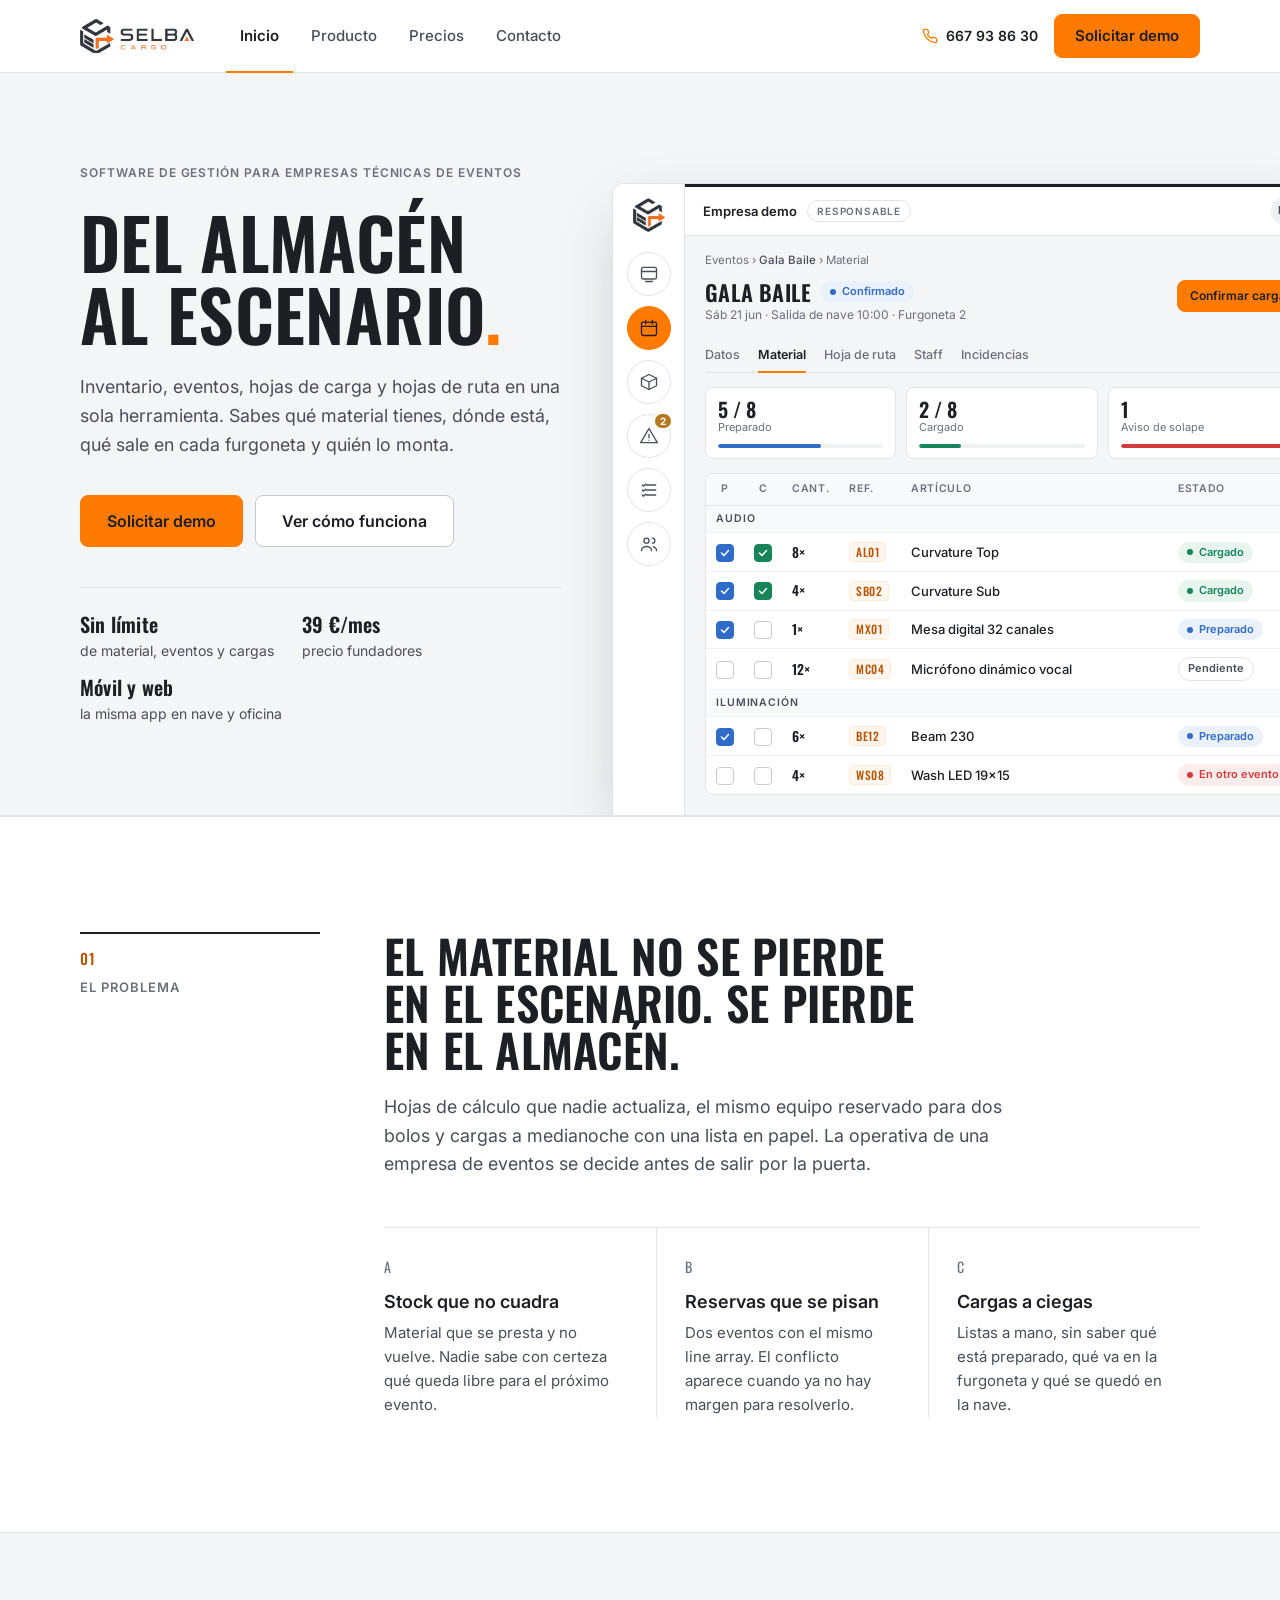
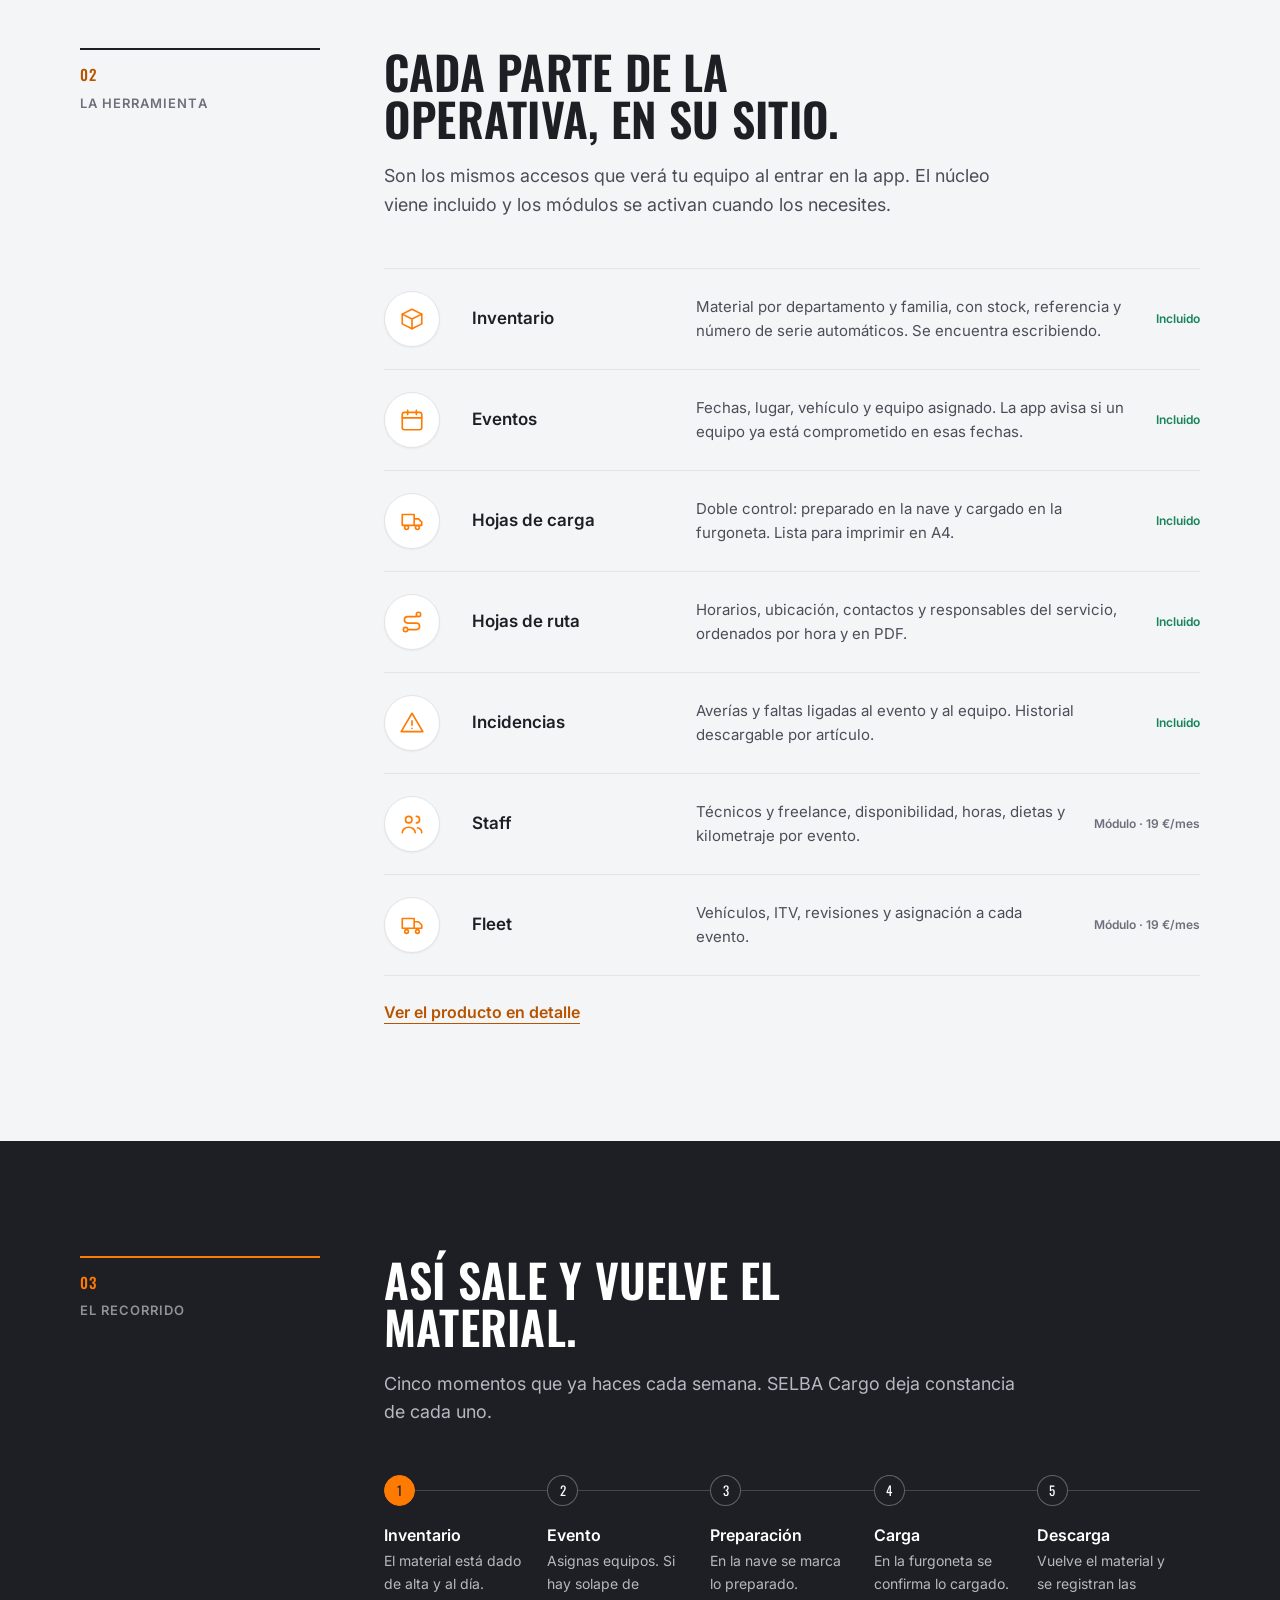
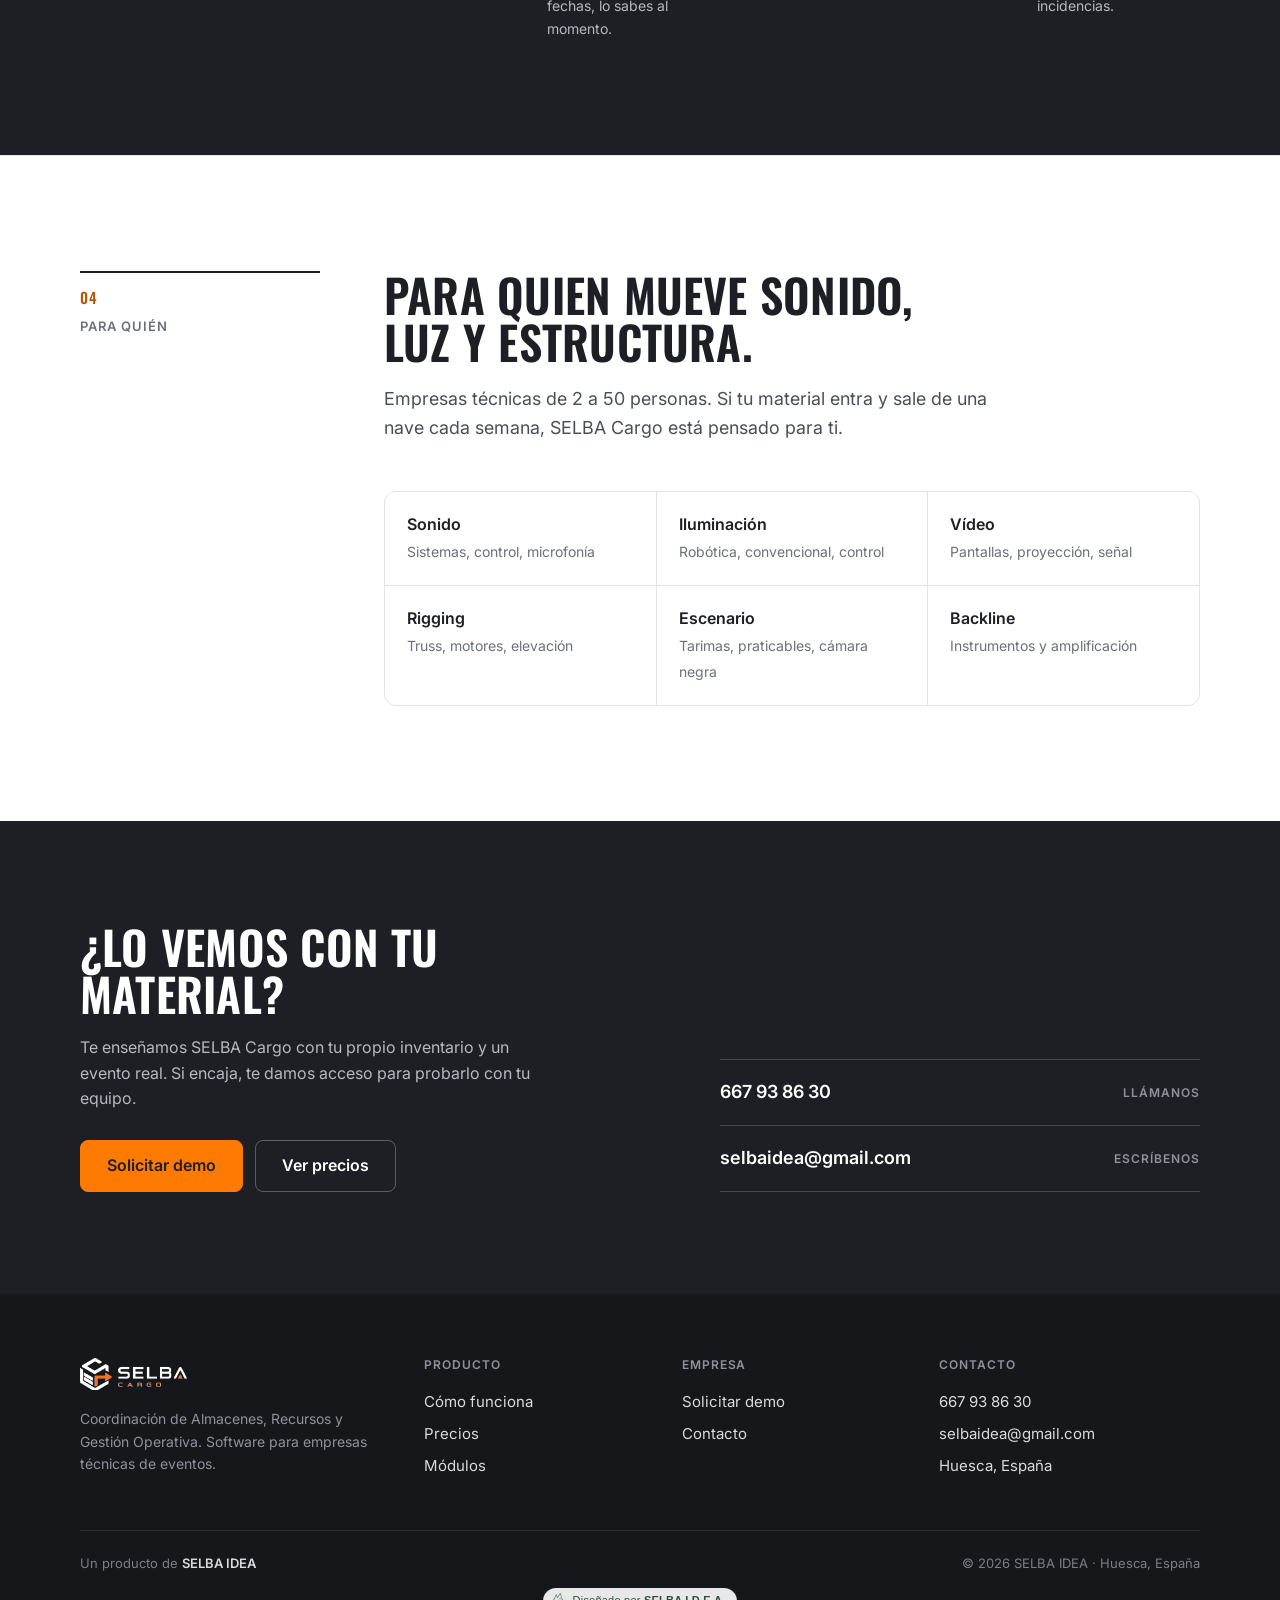
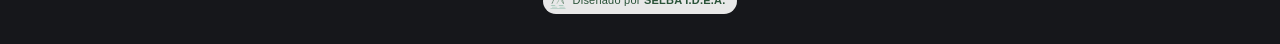
<file: index.html>
<!DOCTYPE html>
<html lang="es">
<head>
<meta charset="UTF-8">
<meta name="viewport" content="width=device-width,initial-scale=1">
<title>SELBA Cargo · Software de gestión para empresas técnicas de eventos</title>
<meta name="description" content="Inventario, eventos, hojas de carga, hojas de ruta e incidencias en una sola herramienta para empresas de sonido, iluminación, vídeo y estructuras.">
<meta name="theme-color" content="#1E1F24">
<link rel="icon" href="icon-192.png">
<link rel="apple-touch-icon" href="icon-192.png">
<meta property="og:title" content="SELBA Cargo · Software de gestión para empresas técnicas de eventos">
<meta property="og:description" content="Inventario, eventos, hojas de carga, hojas de ruta e incidencias en una sola herramienta para empresas de sonido, iluminación, vídeo y estructuras.">
<meta property="og:image" content="logo.png">
<meta property="og:locale" content="es_ES">
<link rel="preconnect" href="https://fonts.googleapis.com"><link rel="preconnect" href="https://fonts.gstatic.com" crossorigin>
<link href="https://fonts.googleapis.com/css2?family=Inter:wght@400;500;600;700&family=Oswald:wght@500;600&display=swap" rel="stylesheet">
<link rel="stylesheet" href="styles.css">
<link rel="stylesheet" href="/assets/selba/selba-sello.css">
</head>
<body>

<header class="site-header">
  <div class="container">
    <a class="logo" href="index.html" aria-label="SELBA Cargo, inicio"><img src="img/logo-selba-cargo.png" alt="SELBA Cargo" width="114" height="34"></a>
    <nav class="nav" id="nav" aria-label="Principal">
      <a href="index.html" aria-current="page">Inicio</a>
      <a href="producto.html">Producto</a>
      <a href="precios.html">Precios</a>
      <a href="contacto.html">Contacto</a>
      <div class="nav-mobile-cta"><a class="btn btn--primary" href="contacto.html">Solicitar demo</a></div>
    </nav>
    <div class="header-actions">
      <a class="header-phone" href="tel:+34667938630"><svg viewBox="0 0 24 24" aria-hidden="true"><path d="M22 16.9v3a2 2 0 0 1-2.2 2 19.8 19.8 0 0 1-8.6-3.1 19.5 19.5 0 0 1-6-6A19.8 19.8 0 0 1 2.1 4.2 2 2 0 0 1 4.1 2h3a2 2 0 0 1 2 1.7c.1.9.4 1.8.7 2.7a2 2 0 0 1-.5 2.1L8 9.8a16 16 0 0 0 6 6l1.3-1.3a2 2 0 0 1 2.1-.4c.9.3 1.8.6 2.7.7a2 2 0 0 1 1.7 2z"/></svg>667 93 86 30</a>
      <a class="btn btn--primary" href="contacto.html">Solicitar demo</a>
    </div>
    <button class="menu-btn" id="menuBtn" aria-label="Abrir menú" aria-expanded="false" aria-controls="nav"><svg viewBox="0 0 24 24" aria-hidden="true"><path d="M4 7h16M4 12h16M4 17h16"/></svg></button>
  </div>
</header>

<main>

<section class="hero">
  <div class="container hero-grid">
    <div class="hero-copy">
      <span class="overline">Software de gestión para empresas técnicas de eventos</span>
      <h1 class="display">Del almacén<br>al escenario<span class="hl">.</span></h1>
      <p class="lead">Inventario, eventos, hojas de carga y hojas de ruta en una sola herramienta. Sabes qué material tienes, dónde está, qué sale en cada furgoneta y quién lo monta.</p>
      <div class="hero-actions">
        <a class="btn btn--primary btn--lg" href="contacto.html">Solicitar demo</a>
        <a class="btn btn--lg" href="producto.html">Ver cómo funciona</a>
      </div>
      <div class="hero-meta">
        <div><b>Sin límite</b>de material, eventos y cargas</div>
        <div><b>39 €/mes</b>precio fundadores</div>
        <div><b>Móvil y web</b>la misma app en nave y oficina</div>
      </div>
    </div>

    <div class="hero-shot" aria-hidden="true">
      <div class="appwin">
        <div class="aw-nav">
          <div class="mk"><img src="img/mark.png" alt=""></div>
          <span class="aw-ci"><svg viewBox="0 0 24 24" aria-hidden="true"><rect x="3" y="4" width="18" height="14" rx="2"/><path d="M3 9h18"/><path d="M8 21h8"/></svg></span>
          <span class="aw-ci on"><svg viewBox="0 0 24 24" aria-hidden="true"><rect x="3" y="5" width="18" height="16" rx="2"/><path d="M3 10h18M8 3v4M16 3v4"/></svg></span>
          <span class="aw-ci"><svg viewBox="0 0 24 24" aria-hidden="true"><path d="M3 7.5 12 3l9 4.5v9L12 21l-9-4.5z"/><path d="M3 7.5 12 12l9-4.5M12 12v9"/></svg></span>
          <span class="aw-ci"><svg viewBox="0 0 24 24" aria-hidden="true"><path d="M12 3 2 20h20z"/><path d="M12 10v4M12 17h.01"/></svg><span class="bd">2</span></span>
          <span class="aw-ci"><svg viewBox="0 0 24 24" aria-hidden="true"><path d="M9 6h11M9 12h11M9 18h11"/><path d="M4 6l1.4 1.4L8 5M4 12l1.4 1.4L8 11M4 18l1.4 1.4L8 17"/></svg></span>
          <span class="aw-ci"><svg viewBox="0 0 24 24" aria-hidden="true"><circle cx="9" cy="8" r="3"/><path d="M3 20c0-3 3-5 6-5s6 2 6 5"/><path d="M16 5a3 3 0 0 1 0 6"/><path d="M21 20c0-2.5-1.6-4-4-4.5"/></svg></span>
        </div>
        <div class="aw-main">
          <div class="aw-top"><span class="co">Empresa demo</span><span class="role">Responsable</span><span class="av">LM</span></div>
          <div class="aw-body">
            <div class="aw-crumbs">Eventos › <b>Gala Baile</b> › Material</div>
            <div class="aw-head">
              <div>
                <div style="display:flex;align-items:center;gap:10px"><span class="aw-title">Gala Baile</span><span class="badge badge--info">Confirmado</span></div>
                <div class="aw-sub">Sáb 21 jun · Salida de nave 10:00 · Furgoneta 2</div>
              </div>
              <span class="aw-btn aw-btn--p">Confirmar carga</span>
            </div>
            <div class="aw-tabs"><span>Datos</span><span class="on">Material</span><span>Hoja de ruta</span><span class="hide-sm">Staff</span><span class="hide-sm">Incidencias</span></div>
            <div class="aw-kpis">
              <div class="aw-kpi"><div class="v">5 / 8</div><div class="l">Preparado</div><div class="aw-bar"><i style="width:62%;background:var(--info)"></i></div></div>
              <div class="aw-kpi"><div class="v">2 / 8</div><div class="l">Cargado</div><div class="aw-bar"><i style="width:25%;background:var(--success)"></i></div></div>
              <div class="aw-kpi"><div class="v">1</div><div class="l">Aviso de solape</div><div class="aw-bar"><i style="width:100%;background:var(--danger)"></i></div></div>
            </div>
            <div class="aw-panel">
              <table class="aw-table">
                <thead><tr><th class="c">P</th><th class="c">C</th><th>Cant.</th><th>Ref.</th><th>Artículo</th><th class="hide-sm">Estado</th></tr></thead>
                <tbody>
                  <tr class="fam"><td colspan="6">Audio</td></tr>
                  <tr><td class="c"><span class="ck p"><svg viewBox="0 0 24 24" aria-hidden="true"><path d="M5 12l5 5 9-10"/></svg></span></td><td class="c"><span class="ck l"><svg viewBox="0 0 24 24" aria-hidden="true"><path d="M5 12l5 5 9-10"/></svg></span></td><td class="q">8×</td><td><span class="ref">AL01</span></td><td class="nm">Curvature Top</td><td class="hide-sm"><span class="badge badge--ok">Cargado</span></td></tr>
                  <tr><td class="c"><span class="ck p"><svg viewBox="0 0 24 24" aria-hidden="true"><path d="M5 12l5 5 9-10"/></svg></span></td><td class="c"><span class="ck l"><svg viewBox="0 0 24 24" aria-hidden="true"><path d="M5 12l5 5 9-10"/></svg></span></td><td class="q">4×</td><td><span class="ref">SB02</span></td><td class="nm">Curvature Sub</td><td class="hide-sm"><span class="badge badge--ok">Cargado</span></td></tr>
                  <tr><td class="c"><span class="ck p"><svg viewBox="0 0 24 24" aria-hidden="true"><path d="M5 12l5 5 9-10"/></svg></span></td><td class="c"><span class="ck"></span></td><td class="q">1×</td><td><span class="ref">MX01</span></td><td class="nm">Mesa digital 32 canales</td><td class="hide-sm"><span class="badge badge--info">Preparado</span></td></tr>
                  <tr><td class="c"><span class="ck"></span></td><td class="c"><span class="ck"></span></td><td class="q">12×</td><td><span class="ref">MC04</span></td><td class="nm">Micrófono dinámico vocal</td><td class="hide-sm"><span class="badge badge--line">Pendiente</span></td></tr>
                  <tr class="fam"><td colspan="6">Iluminación</td></tr>
                  <tr><td class="c"><span class="ck p"><svg viewBox="0 0 24 24" aria-hidden="true"><path d="M5 12l5 5 9-10"/></svg></span></td><td class="c"><span class="ck"></span></td><td class="q">6×</td><td><span class="ref">BE12</span></td><td class="nm">Beam 230</td><td class="hide-sm"><span class="badge badge--info">Preparado</span></td></tr>
                  <tr><td class="c"><span class="ck"></span></td><td class="c"><span class="ck"></span></td><td class="q">4×</td><td><span class="ref">WS08</span></td><td class="nm">Wash LED 19×15</td><td class="hide-sm"><span class="badge badge--err">En otro evento</span></td></tr>
                </tbody>
              </table>
            </div>
          </div>
        </div>
      </div>
    </div>
  </div>
</section>

<section class="section">
  <div class="container split">
    <div class="rail"><div class="rail-inner"><span class="num">01</span><span class="name">El problema</span></div></div>
    <div>
      <h2 class="display sec-title">El material no se pierde en el escenario. Se pierde en el almacén.</h2>
      <p class="lead sec-intro">Hojas de cálculo que nadie actualiza, el mismo equipo reservado para dos bolos y cargas a medianoche con una lista en papel. La operativa de una empresa de eventos se decide antes de salir por la puerta.</p>
      <ul class="problems">
        <li><span class="k">A</span><h3>Stock que no cuadra</h3><p>Material que se presta y no vuelve. Nadie sabe con certeza qué queda libre para el próximo evento.</p></li>
        <li><span class="k">B</span><h3>Reservas que se pisan</h3><p>Dos eventos con el mismo line array. El conflicto aparece cuando ya no hay margen para resolverlo.</p></li>
        <li><span class="k">C</span><h3>Cargas a ciegas</h3><p>Listas a mano, sin saber qué está preparado, qué va en la furgoneta y qué se quedó en la nave.</p></li>
      </ul>
    </div>
  </div>
</section>

<section class="section section--grey">
  <div class="container split">
    <div class="rail"><div class="rail-inner"><span class="num">02</span><span class="name">La herramienta</span></div></div>
    <div>
      <h2 class="display sec-title">Cada parte de la operativa, en su sitio.</h2>
      <p class="lead sec-intro">Son los mismos accesos que verá tu equipo al entrar en la app. El núcleo viene incluido y los módulos se activan cuando los necesites.</p>
      <div class="modules">
        <div class="mod"><span class="circle"><svg viewBox="0 0 24 24" aria-hidden="true"><path d="M3 7.5 12 3l9 4.5v9L12 21l-9-4.5z"/><path d="M3 7.5 12 12l9-4.5M12 12v9"/></svg></span><h3>Inventario</h3><p>Material por departamento y familia, con stock, referencia y número de serie automáticos. Se encuentra escribiendo.</p><span class="tag inc">Incluido</span></div>
        <div class="mod"><span class="circle"><svg viewBox="0 0 24 24" aria-hidden="true"><rect x="3" y="5" width="18" height="16" rx="2"/><path d="M3 10h18M8 3v4M16 3v4"/></svg></span><h3>Eventos</h3><p>Fechas, lugar, vehículo y equipo asignado. La app avisa si un equipo ya está comprometido en esas fechas.</p><span class="tag inc">Incluido</span></div>
        <div class="mod"><span class="circle"><svg viewBox="0 0 24 24" aria-hidden="true"><path d="M3 6h11v10H3zM14 10h4l3 3v3h-7"/><circle cx="7" cy="18" r="1.8"/><circle cx="17" cy="18" r="1.8"/></svg></span><h3>Hojas de carga</h3><p>Doble control: preparado en la nave y cargado en la furgoneta. Lista para imprimir en A4.</p><span class="tag inc">Incluido</span></div>
        <div class="mod"><span class="circle"><svg viewBox="0 0 24 24" aria-hidden="true"><circle cx="6" cy="19" r="2"/><circle cx="18" cy="5" r="2"/><path d="M8 19h8a3 3 0 0 0 0-6H8a3 3 0 0 1 0-6h8"/></svg></span><h3>Hojas de ruta</h3><p>Horarios, ubicación, contactos y responsables del servicio, ordenados por hora y en PDF.</p><span class="tag inc">Incluido</span></div>
        <div class="mod"><span class="circle"><svg viewBox="0 0 24 24" aria-hidden="true"><path d="M12 3 2 20h20z"/><path d="M12 10v4M12 17h.01"/></svg></span><h3>Incidencias</h3><p>Averías y faltas ligadas al evento y al equipo. Historial descargable por artículo.</p><span class="tag inc">Incluido</span></div>
        <div class="mod"><span class="circle"><svg viewBox="0 0 24 24" aria-hidden="true"><circle cx="9" cy="8" r="3"/><path d="M3 20c0-3 3-5 6-5s6 2 6 5"/><path d="M16 5a3 3 0 0 1 0 6"/><path d="M21 20c0-2.5-1.6-4-4-4.5"/></svg></span><h3>Staff</h3><p>Técnicos y freelance, disponibilidad, horas, dietas y kilometraje por evento.</p><span class="tag">Módulo · 19 €/mes</span></div>
        <div class="mod"><span class="circle"><svg viewBox="0 0 24 24" aria-hidden="true"><path d="M3 6h11v9H3zM14 9h4l3 3v3h-7"/><circle cx="7" cy="18" r="1.7"/><circle cx="17" cy="18" r="1.7"/></svg></span><h3>Fleet</h3><p>Vehículos, ITV, revisiones y asignación a cada evento.</p><span class="tag">Módulo · 19 €/mes</span></div>
      </div>
      <p class="mt-24"><a class="link" href="producto.html">Ver el producto en detalle</a></p>
    </div>
  </div>
</section>

<section class="section section--dark">
  <div class="container split">
    <div class="rail"><div class="rail-inner"><span class="num">03</span><span class="name">El recorrido</span></div></div>
    <div>
      <h2 class="display sec-title">Así sale y vuelve el material.</h2>
      <p class="lead sec-intro">Cinco momentos que ya haces cada semana. SELBA Cargo deja constancia de cada uno.</p>
      <ol class="route">
        <li><span class="dot">1</span><div><h3>Inventario</h3><p>El material está dado de alta y al día.</p></div></li>
        <li><span class="dot">2</span><div><h3>Evento</h3><p>Asignas equipos. Si hay solape de fechas, lo sabes al momento.</p></div></li>
        <li><span class="dot">3</span><div><h3>Preparación</h3><p>En la nave se marca lo preparado.</p></div></li>
        <li><span class="dot">4</span><div><h3>Carga</h3><p>En la furgoneta se confirma lo cargado.</p></div></li>
        <li><span class="dot">5</span><div><h3>Descarga</h3><p>Vuelve el material y se registran las incidencias.</p></div></li>
      </ol>
    </div>
  </div>
</section>

<section class="section">
  <div class="container split">
    <div class="rail"><div class="rail-inner"><span class="num">04</span><span class="name">Para quién</span></div></div>
    <div>
      <h2 class="display sec-title">Para quien mueve sonido, luz y estructura.</h2>
      <p class="lead sec-intro">Empresas técnicas de 2 a 50 personas. Si tu material entra y sale de una nave cada semana, SELBA Cargo está pensado para ti.</p>
      <div class="depts">
        <div><b>Sonido</b><span>Sistemas, control, microfonía</span></div>
        <div><b>Iluminación</b><span>Robótica, convencional, control</span></div>
        <div><b>Vídeo</b><span>Pantallas, proyección, señal</span></div>
        <div><b>Rigging</b><span>Truss, motores, elevación</span></div>
        <div><b>Escenario</b><span>Tarimas, praticables, cámara negra</span></div>
        <div><b>Backline</b><span>Instrumentos y amplificación</span></div>
      </div>
    </div>
  </div>
</section>

<section class="cta">
  <div class="container cta-grid">
    <div>
      <h2 class="display">¿Lo vemos con tu material?</h2>
      <p>Te enseñamos SELBA Cargo con tu propio inventario y un evento real. Si encaja, te damos acceso para probarlo con tu equipo.</p>
      <div class="cta-actions">
        <a class="btn btn--primary btn--lg" href="contacto.html">Solicitar demo</a>
        <a class="btn btn--ghost-dark btn--lg" href="precios.html">Ver precios</a>
      </div>
    </div>
    <div class="cta-contact">
      <a href="tel:+34667938630">667 93 86 30<span>Llámanos</span></a>
      <a href="mailto:selbaidea@gmail.com">selbaidea@gmail.com<span>Escríbenos</span></a>
    </div>
  </div>
</section>


</main>

<footer class="site-footer">
  <div class="container">
    <div class="foot-grid">
      <div>
        <img src="img/logo-selba-cargo-light.png" alt="SELBA Cargo" width="107" height="32">
        <p>Coordinación de Almacenes, Recursos y Gestión Operativa. Software para empresas técnicas de eventos.</p>
      </div>
      <div>
        <h4>Producto</h4>
        <a href="producto.html">Cómo funciona</a>
        <a href="precios.html">Precios</a>
        <a href="precios.html#modulos">Módulos</a>
      </div>
      <div>
        <h4>Empresa</h4>
        <a href="contacto.html">Solicitar demo</a>
        <a href="contacto.html">Contacto</a>
      </div>
      <div>
        <h4>Contacto</h4>
        <a href="tel:+34667938630">667 93 86 30</a>
        <a href="mailto:selbaidea@gmail.com">selbaidea@gmail.com</a>
        <a href="contacto.html">Huesca, España</a>
      </div>
    </div>
    <div class="foot-legal">
      <span>Un producto de <b>SELBA IDEA</b></span>
      <span>© <span data-year>2026</span> SELBA IDEA · Huesca, España</span>
    </div>
    <div class="foot-sello">
      <!-- Sello estándar SELBA I.D.E.A. (ver /assets/selba/selba-sello.css) -->
      <a class="selba-sello" href="https://selbaidea.vercel.app/" target="_blank" rel="noopener" aria-label="Diseñado por SELBA I.D.E.A. (abre en una pestaña nueva)">
        <img class="selba-sello__simbolo" src="/assets/selba/selba-icono.png" alt="" width="16" height="16">
        <span class="selba-sello__texto">Diseñado por <strong>SELBA I.D.E.A.</strong></span>
      </a>
    </div>
  </div>
</footer>

<script src="script.js" defer></script>
</body>
</html>
</file>
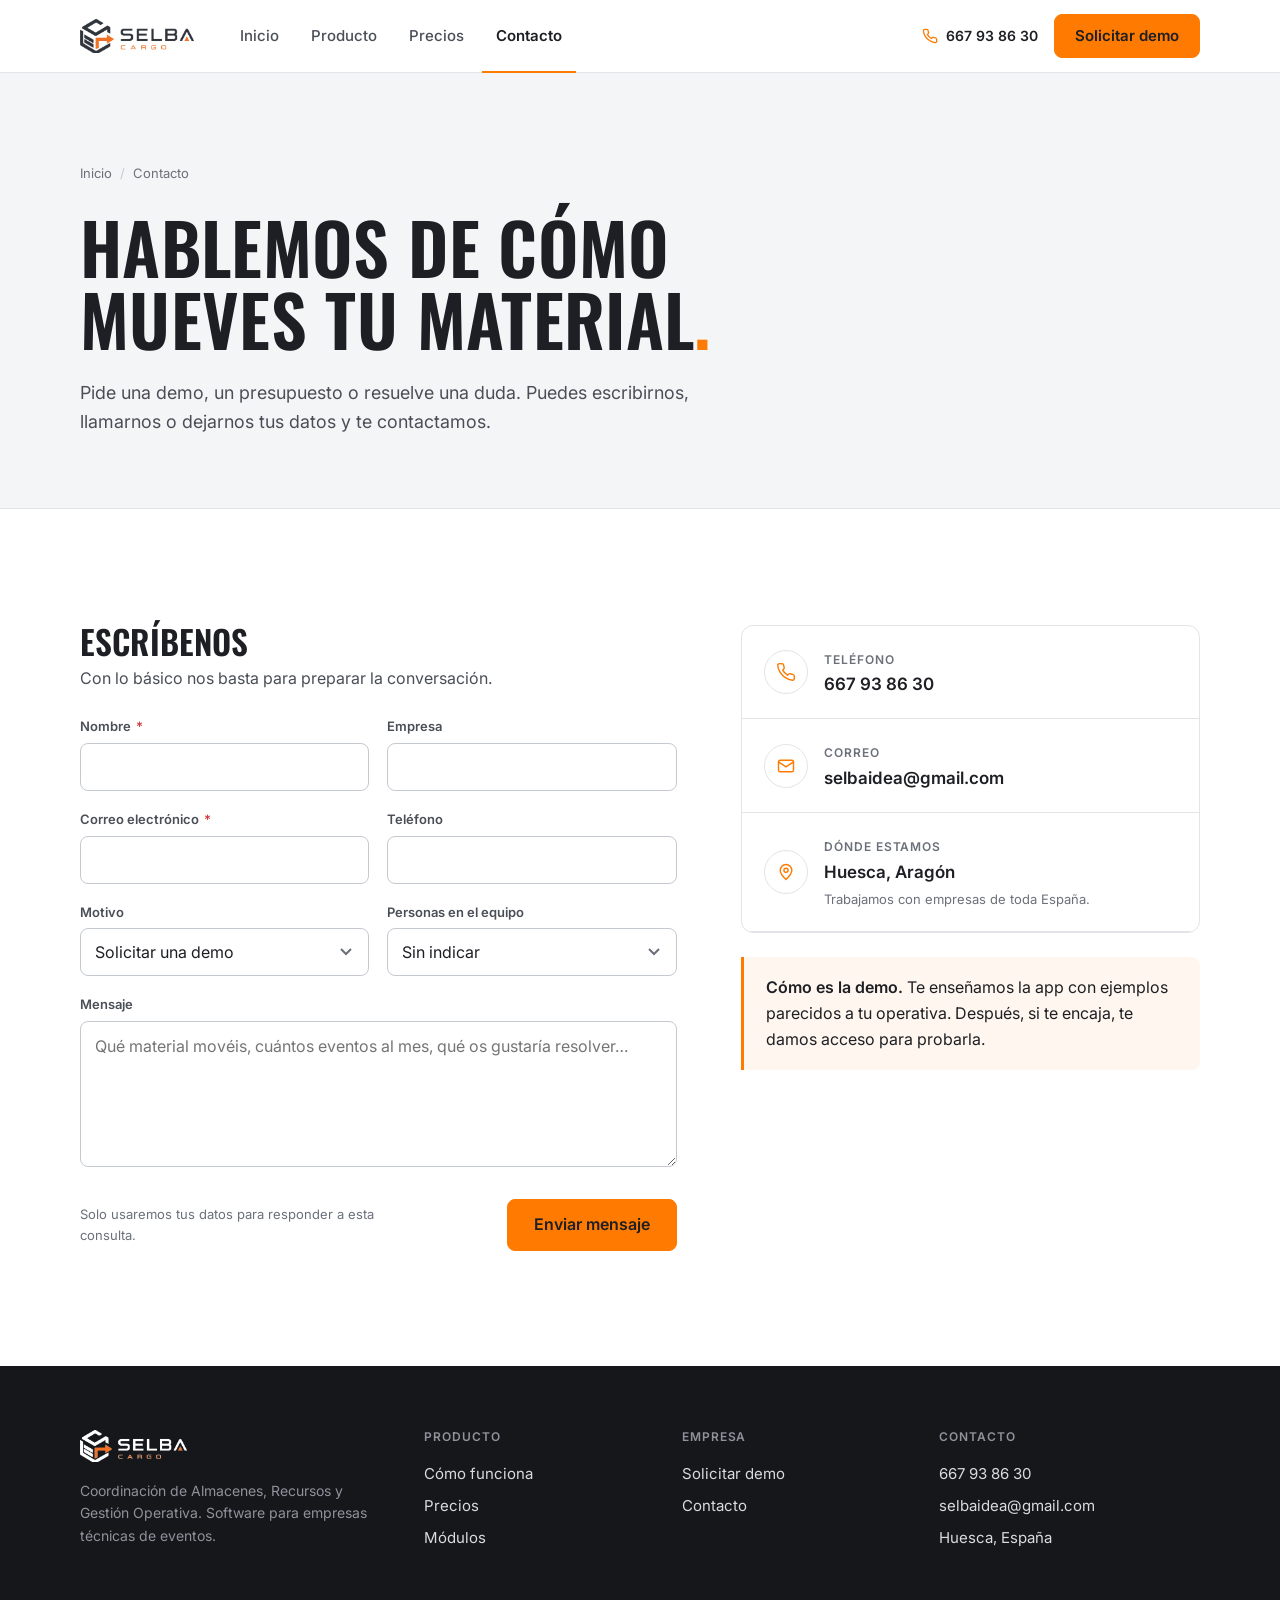
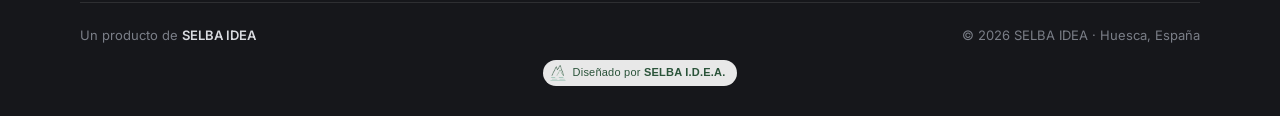
<file: contacto.html>
<!DOCTYPE html>
<html lang="es">
<head>
<meta charset="UTF-8">
<meta name="viewport" content="width=device-width,initial-scale=1">
<title>Contacto · SELBA Cargo</title>
<meta name="description" content="Solicita una demo o un presupuesto de SELBA Cargo. Teléfono 667 93 86 30 · selbaidea@gmail.com · Huesca.">
<meta name="theme-color" content="#1E1F24">
<link rel="icon" href="icon-192.png">
<link rel="apple-touch-icon" href="icon-192.png">
<meta property="og:title" content="Contacto · SELBA Cargo">
<meta property="og:description" content="Solicita una demo o un presupuesto de SELBA Cargo. Teléfono 667 93 86 30 · selbaidea@gmail.com · Huesca.">
<meta property="og:image" content="logo.png">
<meta property="og:locale" content="es_ES">
<link rel="preconnect" href="https://fonts.googleapis.com"><link rel="preconnect" href="https://fonts.gstatic.com" crossorigin>
<link href="https://fonts.googleapis.com/css2?family=Inter:wght@400;500;600;700&family=Oswald:wght@500;600&display=swap" rel="stylesheet">
<link rel="stylesheet" href="styles.css">
<link rel="stylesheet" href="/assets/selba/selba-sello.css">
</head>
<body>

<header class="site-header">
  <div class="container">
    <a class="logo" href="index.html" aria-label="SELBA Cargo, inicio"><img src="img/logo-selba-cargo.png" alt="SELBA Cargo" width="114" height="34"></a>
    <nav class="nav" id="nav" aria-label="Principal">
      <a href="index.html">Inicio</a>
      <a href="producto.html">Producto</a>
      <a href="precios.html">Precios</a>
      <a href="contacto.html" aria-current="page">Contacto</a>
      <div class="nav-mobile-cta"><a class="btn btn--primary" href="contacto.html">Solicitar demo</a></div>
    </nav>
    <div class="header-actions">
      <a class="header-phone" href="tel:+34667938630"><svg viewBox="0 0 24 24" aria-hidden="true"><path d="M22 16.9v3a2 2 0 0 1-2.2 2 19.8 19.8 0 0 1-8.6-3.1 19.5 19.5 0 0 1-6-6A19.8 19.8 0 0 1 2.1 4.2 2 2 0 0 1 4.1 2h3a2 2 0 0 1 2 1.7c.1.9.4 1.8.7 2.7a2 2 0 0 1-.5 2.1L8 9.8a16 16 0 0 0 6 6l1.3-1.3a2 2 0 0 1 2.1-.4c.9.3 1.8.6 2.7.7a2 2 0 0 1 1.7 2z"/></svg>667 93 86 30</a>
      <a class="btn btn--primary" href="contacto.html">Solicitar demo</a>
    </div>
    <button class="menu-btn" id="menuBtn" aria-label="Abrir menú" aria-expanded="false" aria-controls="nav"><svg viewBox="0 0 24 24" aria-hidden="true"><path d="M4 7h16M4 12h16M4 17h16"/></svg></button>
  </div>
</header>

<main>

<section class="page-hero">
  <div class="container">
    <div class="crumbs"><a href="index.html">Inicio</a><span>/</span>Contacto</div>
    <h1 class="display">Hablemos de cómo mueves tu material<span class="hl">.</span></h1>
    <p class="lead">Pide una demo, un presupuesto o resuelve una duda. Puedes escribirnos, llamarnos o dejarnos tus datos y te contactamos.</p>
  </div>
</section>

<section class="section" style="border-top:0">
  <div class="container contact-grid">
    <div>
      <h2 class="display" style="font-size:clamp(1.6rem,2.6vw,2.1rem)">Escríbenos</h2>
      <p class="mt-8 mb-24">Con lo básico nos basta para preparar la conversación.</p>

      <!--
        ENVÍO DEL FORMULARIO
        · Sin configurar nada: al pulsar «Enviar» se abre el correo del visitante
          con el mensaje ya redactado para selbaidea@gmail.com.
        · Para recibirlo directamente: crea un formulario gratuito en formspree.io
          con el correo selbaidea@gmail.com y pega su ID en data-formspree="xxxxxxx".
      -->
      <form class="form" id="contactForm" data-formspree="" data-email="selbaidea@gmail.com" novalidate>
        <div class="row2">
          <div class="field"><label for="nombre">Nombre <span class="req">*</span></label><input id="nombre" name="nombre" type="text" autocomplete="name" maxlength="80" required></div>
          <div class="field"><label for="empresa">Empresa</label><input id="empresa" name="empresa" type="text" autocomplete="organization" maxlength="120"></div>
        </div>
        <div class="row2">
          <div class="field"><label for="email">Correo electrónico <span class="req">*</span></label><input id="email" name="email" type="email" autocomplete="email" maxlength="120" required></div>
          <div class="field"><label for="tel">Teléfono</label><input id="tel" name="telefono" type="tel" autocomplete="tel" maxlength="30"></div>
        </div>
        <div class="row2">
          <div class="field"><label for="asunto">Motivo</label>
            <select id="asunto" name="asunto">
              <option>Solicitar una demo</option>
              <option>Pedir presupuesto</option>
              <option>Promoción fundadores</option>
              <option>Otra consulta</option>
            </select>
          </div>
          <div class="field"><label for="equipo">Personas en el equipo</label>
            <select id="equipo" name="equipo">
              <option value="">Sin indicar</option>
              <option>1 a 4</option>
              <option>5 a 10</option>
              <option>11 a 25</option>
              <option>Más de 25</option>
            </select>
          </div>
        </div>
        <div class="field"><label for="mensaje">Mensaje</label><textarea id="mensaje" name="mensaje" rows="5" maxlength="3000" placeholder="Qué material movéis, cuántos eventos al mes, qué os gustaría resolver…"></textarea></div>
        <input type="text" name="_gotcha" class="sr-only" tabindex="-1" autocomplete="off" aria-hidden="true">
        <div class="alert alert--ok" id="formOk" role="status"></div>
        <div class="alert alert--err" id="formErr" role="alert"></div>
        <div class="form-foot">
          <p class="caption">Solo usaremos tus datos para responder a esta consulta.</p>
          <button class="btn btn--primary btn--lg" type="submit">Enviar mensaje</button>
        </div>
      </form>
    </div>

    <aside>
      <div class="direct">
        <a href="tel:+34667938630">
          <span class="ic"><svg viewBox="0 0 24 24" aria-hidden="true"><path d="M22 16.9v3a2 2 0 0 1-2.2 2 19.8 19.8 0 0 1-8.6-3.1 19.5 19.5 0 0 1-6-6A19.8 19.8 0 0 1 2.1 4.2 2 2 0 0 1 4.1 2h3a2 2 0 0 1 2 1.7c.1.9.4 1.8.7 2.7a2 2 0 0 1-.5 2.1L8 9.8a16 16 0 0 0 6 6l1.3-1.3a2 2 0 0 1 2.1-.4c.9.3 1.8.6 2.7.7a2 2 0 0 1 1.7 2z"/></svg></span>
          <span><span class="k">Teléfono</span><span class="v" style="display:block">667 93 86 30</span></span>
        </a>
        <a href="mailto:selbaidea@gmail.com">
          <span class="ic"><svg viewBox="0 0 24 24" aria-hidden="true"><rect x="3" y="5" width="18" height="14" rx="2"/><path d="M3 7l9 6 9-6"/></svg></span>
          <span><span class="k">Correo</span><span class="v" style="display:block">selbaidea@gmail.com</span></span>
        </a>
        <div class="item">
          <span class="ic"><svg viewBox="0 0 24 24" aria-hidden="true"><path d="M12 21s-7-6.2-7-11a7 7 0 0 1 14 0c0 4.8-7 11-7 11z"/><circle cx="12" cy="10" r="2.5"/></svg></span>
          <span><span class="k">Dónde estamos</span><span class="v" style="display:block">Huesca, Aragón</span><span class="caption">Trabajamos con empresas de toda España.</span></span>
        </div>
      </div>

      <div class="note mt-24">
        <p><strong>Cómo es la demo.</strong> Te enseñamos la app con ejemplos parecidos a tu operativa. Después, si te encaja, te damos acceso para probarla.</p>
      </div>
    </aside>
  </div>
</section>

</main>

<footer class="site-footer">
  <div class="container">
    <div class="foot-grid">
      <div>
        <img src="img/logo-selba-cargo-light.png" alt="SELBA Cargo" width="107" height="32">
        <p>Coordinación de Almacenes, Recursos y Gestión Operativa. Software para empresas técnicas de eventos.</p>
      </div>
      <div>
        <h4>Producto</h4>
        <a href="producto.html">Cómo funciona</a>
        <a href="precios.html">Precios</a>
        <a href="precios.html#modulos">Módulos</a>
      </div>
      <div>
        <h4>Empresa</h4>
        <a href="contacto.html">Solicitar demo</a>
        <a href="contacto.html">Contacto</a>
      </div>
      <div>
        <h4>Contacto</h4>
        <a href="tel:+34667938630">667 93 86 30</a>
        <a href="mailto:selbaidea@gmail.com">selbaidea@gmail.com</a>
        <a href="contacto.html">Huesca, España</a>
      </div>
    </div>
    <div class="foot-legal">
      <span>Un producto de <b>SELBA IDEA</b></span>
      <span>© <span data-year>2026</span> SELBA IDEA · Huesca, España</span>
    </div>
    <div class="foot-sello">
      <!-- Sello estándar SELBA I.D.E.A. (ver /assets/selba/selba-sello.css) -->
      <a class="selba-sello" href="https://selbaidea.vercel.app/" target="_blank" rel="noopener" aria-label="Diseñado por SELBA I.D.E.A. (abre en una pestaña nueva)">
        <img class="selba-sello__simbolo" src="/assets/selba/selba-icono.png" alt="" width="16" height="16">
        <span class="selba-sello__texto">Diseñado por <strong>SELBA I.D.E.A.</strong></span>
      </a>
    </div>
  </div>
</footer>

<script src="script.js" defer></script>
</body>
</html>
</file>
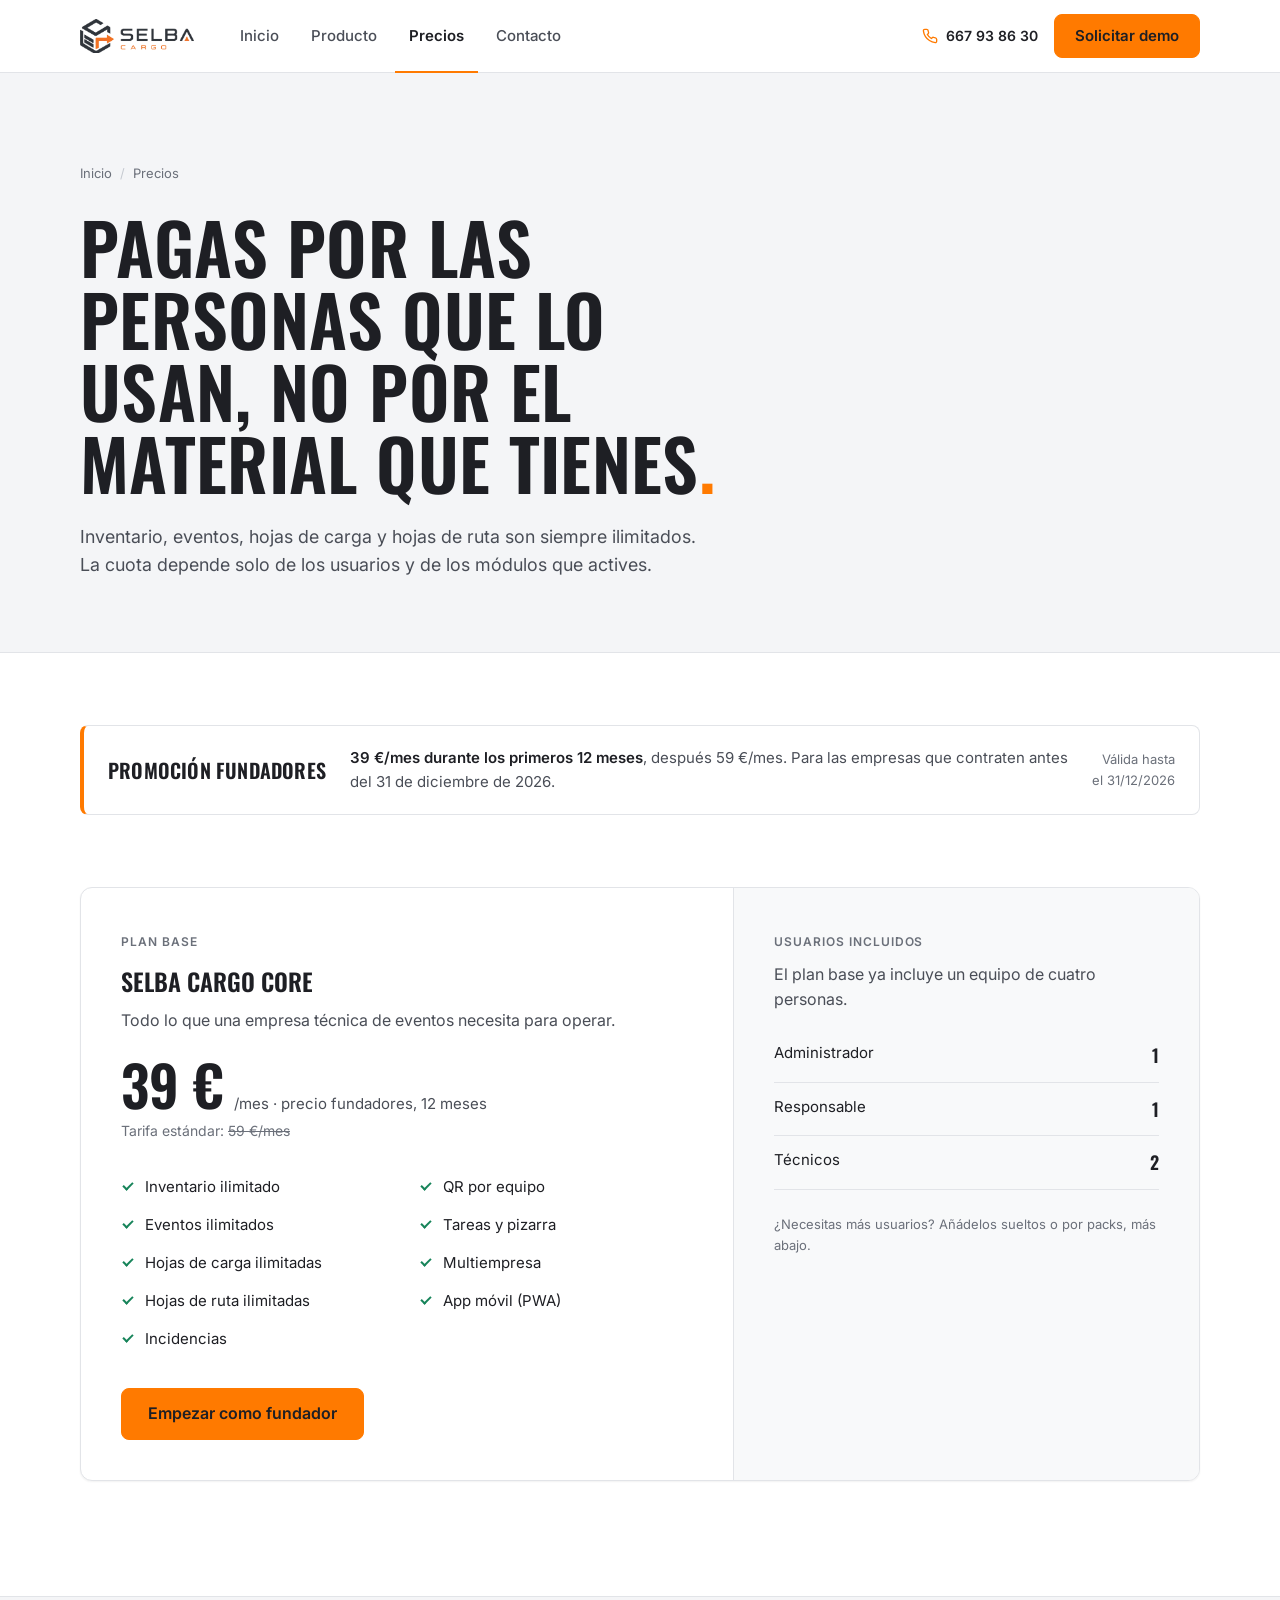
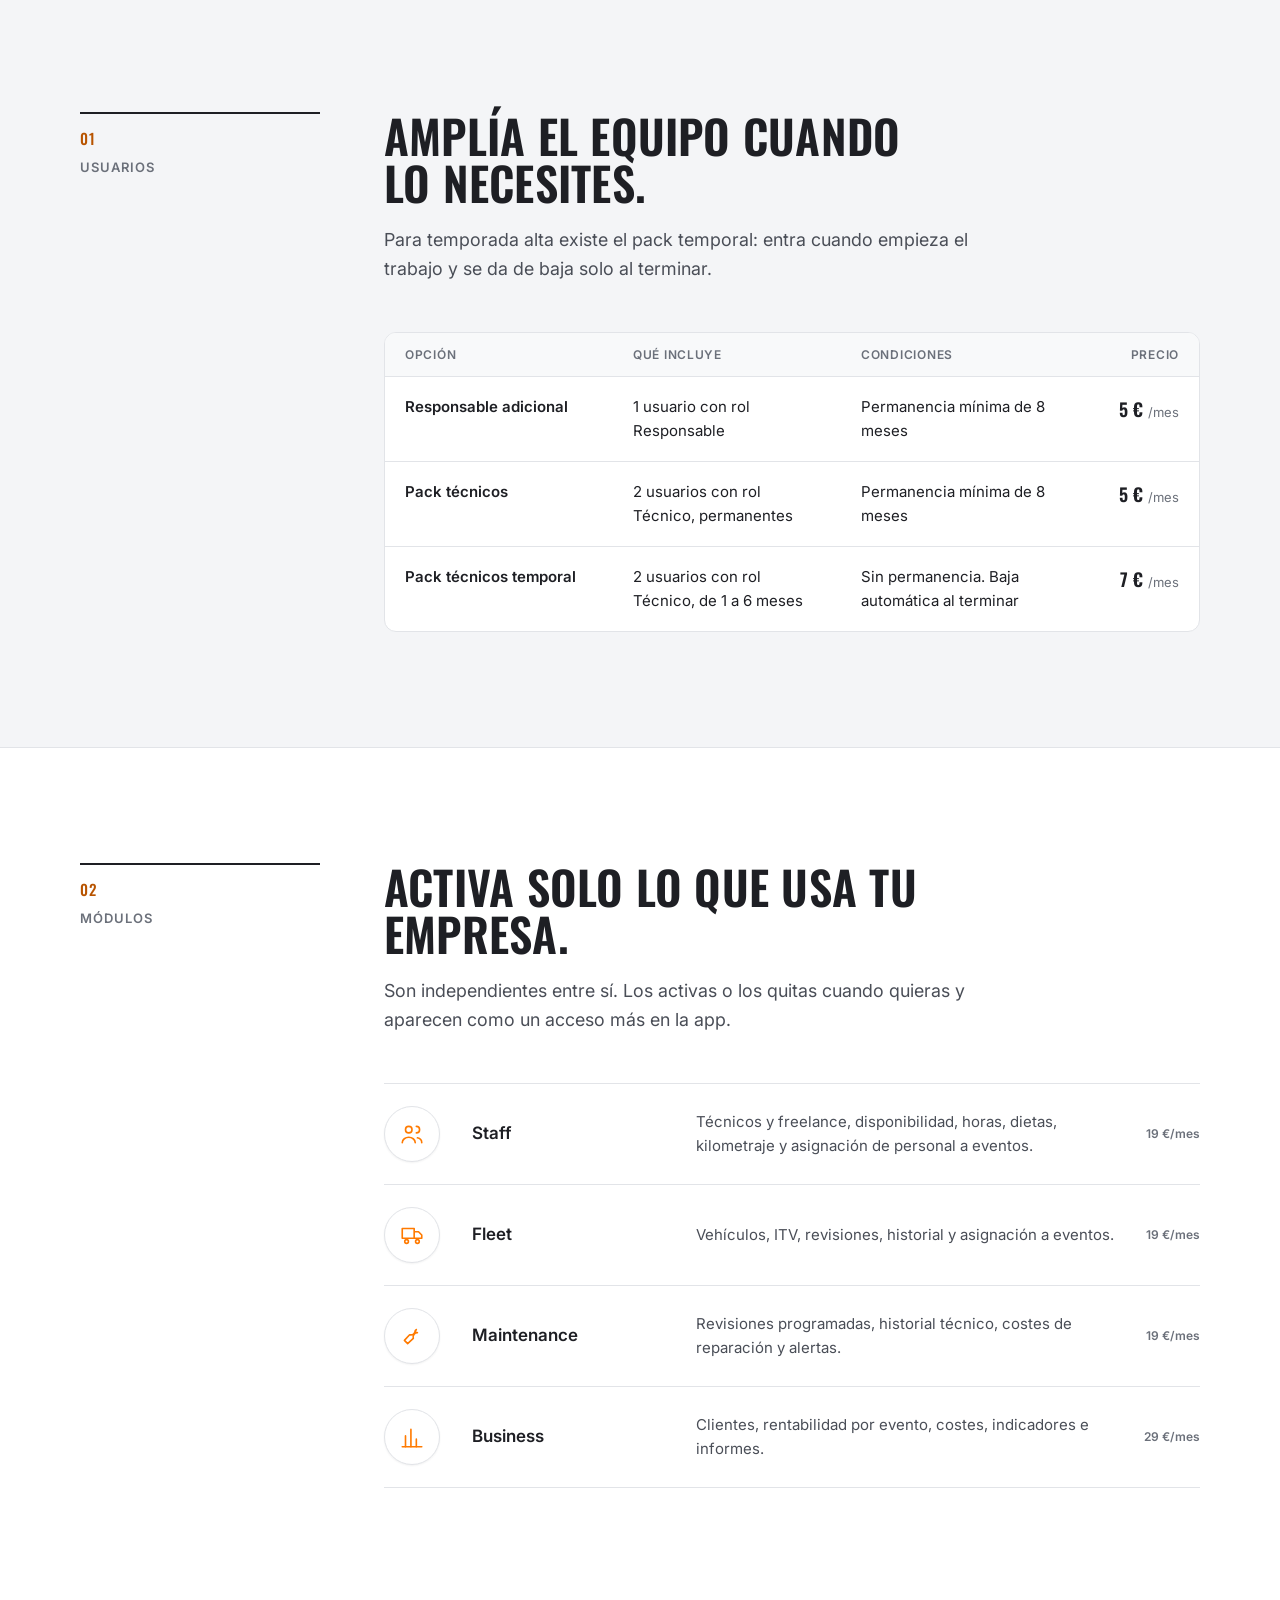
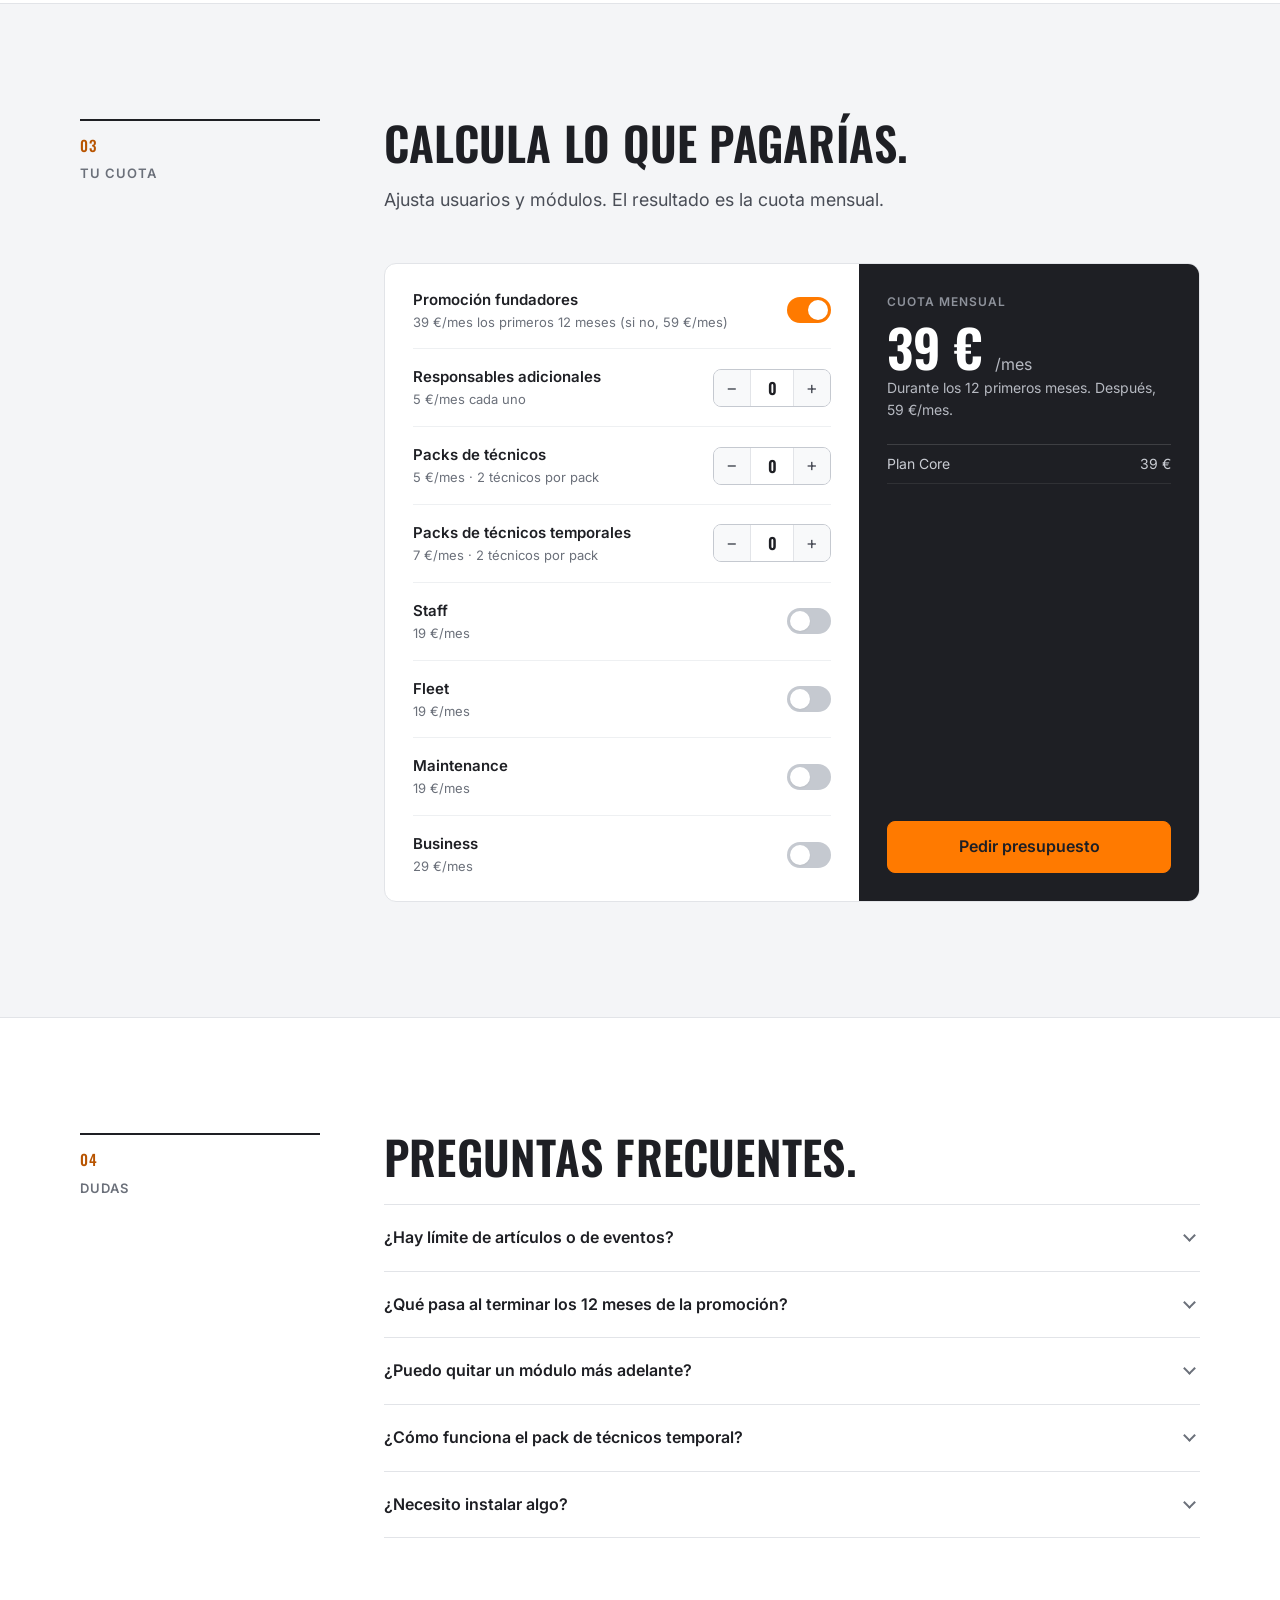
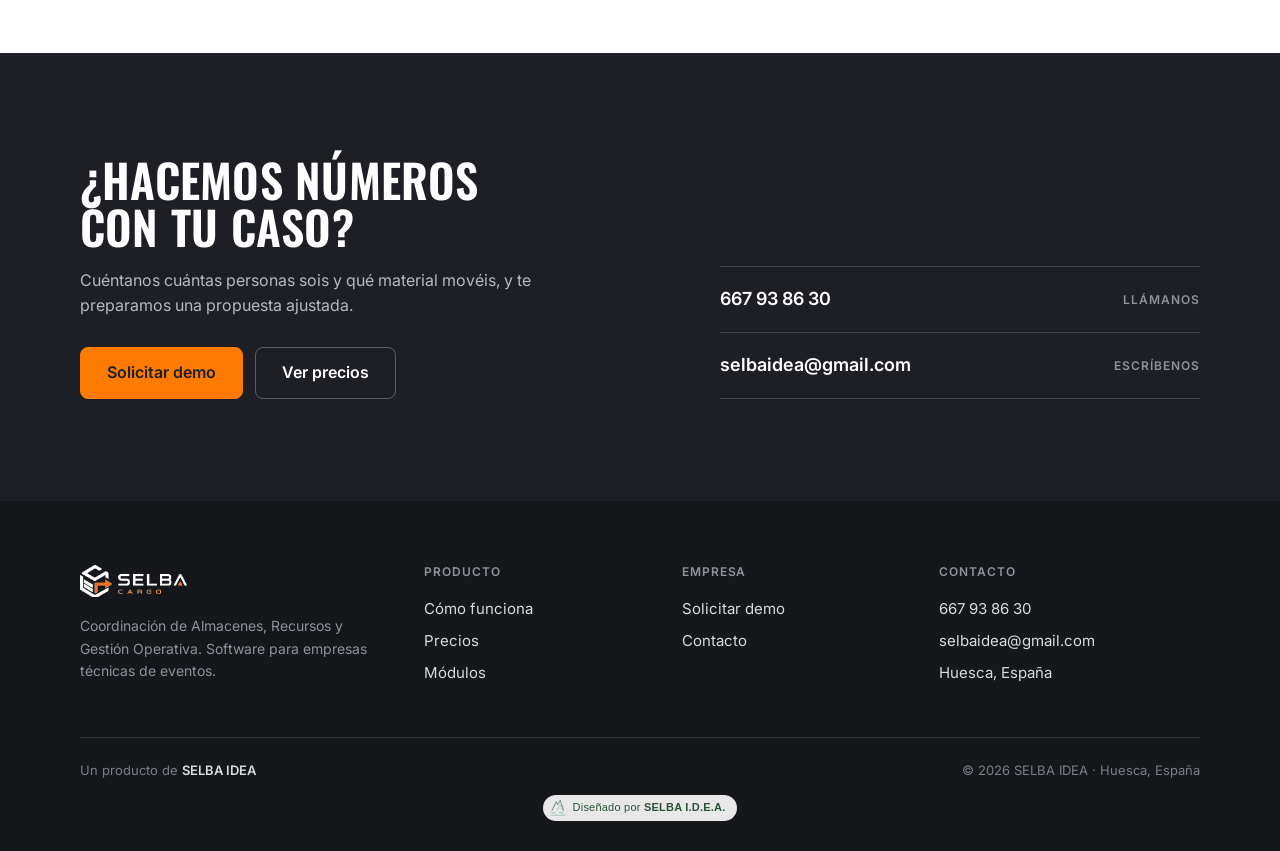
<file: precios.html>
<!DOCTYPE html>
<html lang="es">
<head>
<meta charset="UTF-8">
<meta name="viewport" content="width=device-width,initial-scale=1">
<title>Precios · SELBA Cargo</title>
<meta name="description" content="Material, eventos y hojas de carga ilimitados. Desde 39 €/mes con la promoción fundadores. Usuarios adicionales y módulos opcionales.">
<meta name="theme-color" content="#1E1F24">
<link rel="icon" href="icon-192.png">
<link rel="apple-touch-icon" href="icon-192.png">
<meta property="og:title" content="Precios · SELBA Cargo">
<meta property="og:description" content="Material, eventos y hojas de carga ilimitados. Desde 39 €/mes con la promoción fundadores. Usuarios adicionales y módulos opcionales.">
<meta property="og:image" content="logo.png">
<meta property="og:locale" content="es_ES">
<link rel="preconnect" href="https://fonts.googleapis.com"><link rel="preconnect" href="https://fonts.gstatic.com" crossorigin>
<link href="https://fonts.googleapis.com/css2?family=Inter:wght@400;500;600;700&family=Oswald:wght@500;600&display=swap" rel="stylesheet">
<link rel="stylesheet" href="styles.css">
<link rel="stylesheet" href="/assets/selba/selba-sello.css">
</head>
<body>

<header class="site-header">
  <div class="container">
    <a class="logo" href="index.html" aria-label="SELBA Cargo, inicio"><img src="img/logo-selba-cargo.png" alt="SELBA Cargo" width="114" height="34"></a>
    <nav class="nav" id="nav" aria-label="Principal">
      <a href="index.html">Inicio</a>
      <a href="producto.html">Producto</a>
      <a href="precios.html" aria-current="page">Precios</a>
      <a href="contacto.html">Contacto</a>
      <div class="nav-mobile-cta"><a class="btn btn--primary" href="contacto.html">Solicitar demo</a></div>
    </nav>
    <div class="header-actions">
      <a class="header-phone" href="tel:+34667938630"><svg viewBox="0 0 24 24" aria-hidden="true"><path d="M22 16.9v3a2 2 0 0 1-2.2 2 19.8 19.8 0 0 1-8.6-3.1 19.5 19.5 0 0 1-6-6A19.8 19.8 0 0 1 2.1 4.2 2 2 0 0 1 4.1 2h3a2 2 0 0 1 2 1.7c.1.9.4 1.8.7 2.7a2 2 0 0 1-.5 2.1L8 9.8a16 16 0 0 0 6 6l1.3-1.3a2 2 0 0 1 2.1-.4c.9.3 1.8.6 2.7.7a2 2 0 0 1 1.7 2z"/></svg>667 93 86 30</a>
      <a class="btn btn--primary" href="contacto.html">Solicitar demo</a>
    </div>
    <button class="menu-btn" id="menuBtn" aria-label="Abrir menú" aria-expanded="false" aria-controls="nav"><svg viewBox="0 0 24 24" aria-hidden="true"><path d="M4 7h16M4 12h16M4 17h16"/></svg></button>
  </div>
</header>

<main>

<section class="page-hero">
  <div class="container">
    <div class="crumbs"><a href="index.html">Inicio</a><span>/</span>Precios</div>
    <h1 class="display">Pagas por las personas que lo usan, no por el material que tienes<span class="hl">.</span></h1>
    <p class="lead">Inventario, eventos, hojas de carga y hojas de ruta son siempre ilimitados. La cuota depende solo de los usuarios y de los módulos que actives.</p>
  </div>
</section>

<section class="section section--tight" style="border-top:0">
  <div class="container">
    <div class="promo">
      <div class="t">Promoción fundadores</div>
      <p><strong>39 €/mes durante los primeros 12 meses</strong>, después 59 €/mes. Para las empresas que contraten antes del 31 de diciembre de 2026.</p>
      <div class="d">Válida hasta<br>el 31/12/2026</div>
    </div>
  </div>
</section>

<section class="section" style="padding-top:0;border-top:0">
  <div class="container">
    <div class="plan-core">
      <div>
        <span class="overline">Plan base</span>
        <div class="plan-name mt-8">SELBA Cargo Core</div>
        <p class="mt-8">Todo lo que una empresa técnica de eventos necesita para operar.</p>
        <div class="price"><span class="amt">39 €</span><span class="per">/mes · precio fundadores, 12 meses</span></div>
        <div class="price-old">Tarifa estándar: <s>59 €/mes</s></div>
        <ul class="incl">
          <li>Inventario ilimitado</li>
          <li>Eventos ilimitados</li>
          <li>Hojas de carga ilimitadas</li>
          <li>Hojas de ruta ilimitadas</li>
          <li>Incidencias</li>
          <li>QR por equipo</li>
          <li>Tareas y pizarra</li>
          <li>Multiempresa</li>
          <li>App móvil (PWA)</li>
        </ul>
        <a class="btn btn--primary btn--lg" href="contacto.html">Empezar como fundador</a>
      </div>
      <div class="side">
        <span class="overline">Usuarios incluidos</span>
        <p class="mt-8">El plan base ya incluye un equipo de cuatro personas.</p>
        <ul class="users">
          <li>Administrador <b>1</b></li>
          <li>Responsable <b>1</b></li>
          <li>Técnicos <b>2</b></li>
        </ul>
        <p class="caption mt-24">¿Necesitas más usuarios? Añádelos sueltos o por packs, más abajo.</p>
      </div>
    </div>
  </div>
</section>

<section class="section section--grey">
  <div class="container split">
    <div class="rail"><div class="rail-inner"><span class="num">01</span><span class="name">Usuarios</span></div></div>
    <div>
      <h2 class="display sec-title">Amplía el equipo cuando lo necesites.</h2>
      <p class="lead sec-intro">Para temporada alta existe el pack temporal: entra cuando empieza el trabajo y se da de baja solo al terminar.</p>
      <div class="ptable-wrap">
        <table class="ptable">
          <thead><tr><th>Opción</th><th>Qué incluye</th><th>Condiciones</th><th style="text-align:right">Precio</th></tr></thead>
          <tbody>
            <tr><td>Responsable adicional</td><td>1 usuario con rol Responsable</td><td>Permanencia mínima de 8 meses</td><td class="num">5 € <small>/mes</small></td></tr>
            <tr><td>Pack técnicos</td><td>2 usuarios con rol Técnico, permanentes</td><td>Permanencia mínima de 8 meses</td><td class="num">5 € <small>/mes</small></td></tr>
            <tr><td>Pack técnicos temporal</td><td>2 usuarios con rol Técnico, de 1 a 6 meses</td><td>Sin permanencia. Baja automática al terminar</td><td class="num">7 € <small>/mes</small></td></tr>
          </tbody>
        </table>
      </div>
    </div>
  </div>
</section>

<section class="section" id="modulos">
  <div class="container split">
    <div class="rail"><div class="rail-inner"><span class="num">02</span><span class="name">Módulos</span></div></div>
    <div>
      <h2 class="display sec-title">Activa solo lo que usa tu empresa.</h2>
      <p class="lead sec-intro">Son independientes entre sí. Los activas o los quitas cuando quieras y aparecen como un acceso más en la app.</p>
      <div class="modules">
        <div class="mod"><span class="circle"><svg viewBox="0 0 24 24" aria-hidden="true"><circle cx="9" cy="8" r="3"/><path d="M3 20c0-3 3-5 6-5s6 2 6 5"/><path d="M16 5a3 3 0 0 1 0 6"/><path d="M21 20c0-2.5-1.6-4-4-4.5"/></svg></span><h3>Staff</h3><p>Técnicos y freelance, disponibilidad, horas, dietas, kilometraje y asignación de personal a eventos.</p><span class="tag">19 €/mes</span></div>
        <div class="mod"><span class="circle"><svg viewBox="0 0 24 24" aria-hidden="true"><path d="M3 6h11v9H3zM14 9h4l3 3v3h-7"/><circle cx="7" cy="18" r="1.7"/><circle cx="17" cy="18" r="1.7"/></svg></span><h3>Fleet</h3><p>Vehículos, ITV, revisiones, historial y asignación a eventos.</p><span class="tag">19 €/mes</span></div>
        <div class="mod"><span class="circle"><svg viewBox="0 0 24 24" aria-hidden="true"><path d="M15 7a4 4 0 0 1-5.2 3.8L5 16l3 3 5.2-4.8A4 4 0 0 1 17 9l-2-1 1-2z"/></svg></span><h3>Maintenance</h3><p>Revisiones programadas, historial técnico, costes de reparación y alertas.</p><span class="tag">19 €/mes</span></div>
        <div class="mod"><span class="circle"><svg viewBox="0 0 24 24" aria-hidden="true"><path d="M3 21h18"/><path d="M6 21V11M11 21V5M16 21v-7"/></svg></span><h3>Business</h3><p>Clientes, rentabilidad por evento, costes, indicadores e informes.</p><span class="tag">29 €/mes</span></div>
      </div>
    </div>
  </div>
</section>

<section class="section section--grey" id="calculadora">
  <div class="container split">
    <div class="rail"><div class="rail-inner"><span class="num">03</span><span class="name">Tu cuota</span></div></div>
    <div>
      <h2 class="display sec-title">Calcula lo que pagarías.</h2>
      <p class="lead sec-intro">Ajusta usuarios y módulos. El resultado es la cuota mensual.</p>
      <div class="calc">
        <div class="calc-rows">
          <label class="calc-row"><span class="lbl">Promoción fundadores<span class="sub">39 €/mes los primeros 12 meses (si no, 59 €/mes)</span></span><span class="switch"><input type="checkbox" id="c_found" checked><i></i></span></label>
          <div class="calc-row"><span class="lbl">Responsables adicionales<span class="sub">5 €/mes cada uno</span></span><span class="stepper"><button type="button" data-step="-1" data-for="c_resp" aria-label="Quitar uno">−</button><input type="number" id="c_resp" min="0" max="50" value="0" inputmode="numeric" aria-label="Responsables adicionales"><button type="button" data-step="1" data-for="c_resp" aria-label="Añadir uno">+</button></span></div>
          <div class="calc-row"><span class="lbl">Packs de técnicos<span class="sub">5 €/mes · 2 técnicos por pack</span></span><span class="stepper"><button type="button" data-step="-1" data-for="c_tecp" aria-label="Quitar uno">−</button><input type="number" id="c_tecp" min="0" max="50" value="0" inputmode="numeric" aria-label="Packs de técnicos"><button type="button" data-step="1" data-for="c_tecp" aria-label="Añadir uno">+</button></span></div>
          <div class="calc-row"><span class="lbl">Packs de técnicos temporales<span class="sub">7 €/mes · 2 técnicos por pack</span></span><span class="stepper"><button type="button" data-step="-1" data-for="c_tect" aria-label="Quitar uno">−</button><input type="number" id="c_tect" min="0" max="50" value="0" inputmode="numeric" aria-label="Packs de técnicos temporales"><button type="button" data-step="1" data-for="c_tect" aria-label="Añadir uno">+</button></span></div>
          <label class="calc-row"><span class="lbl">Staff<span class="sub">19 €/mes</span></span><span class="switch"><input type="checkbox" id="m_staff"><i></i></span></label>
          <label class="calc-row"><span class="lbl">Fleet<span class="sub">19 €/mes</span></span><span class="switch"><input type="checkbox" id="m_fleet"><i></i></span></label>
          <label class="calc-row"><span class="lbl">Maintenance<span class="sub">19 €/mes</span></span><span class="switch"><input type="checkbox" id="m_maint"><i></i></span></label>
          <label class="calc-row"><span class="lbl">Business<span class="sub">29 €/mes</span></span><span class="switch"><input type="checkbox" id="m_biz"><i></i></span></label>
        </div>
        <div class="calc-sum">
          <span class="overline">Cuota mensual</span>
          <div class="total"><span id="c_total">39</span> € <small>/mes</small></div>
          <p id="c_note">Durante los 12 primeros meses. Después, <span id="c_after">59</span> €/mes.</p>
          <ul class="calc-lines" id="c_lines"></ul>
          <a class="btn btn--primary btn--lg" href="contacto.html">Pedir presupuesto</a>
        </div>
      </div>
    </div>
  </div>
</section>

<section class="section">
  <div class="container split">
    <div class="rail"><div class="rail-inner"><span class="num">04</span><span class="name">Dudas</span></div></div>
    <div>
      <h2 class="display sec-title">Preguntas frecuentes.</h2>
      <div class="faq mt-24">
        <details><summary>¿Hay límite de artículos o de eventos?</summary><p>No. Material, eventos, hojas de carga y hojas de ruta son ilimitados en todos los casos. Solo se factura por usuarios y por módulos activos.</p></details>
        <details><summary>¿Qué pasa al terminar los 12 meses de la promoción?</summary><p>El plan base pasa a la tarifa estándar de 59 €/mes. Los usuarios adicionales y los módulos mantienen su precio.</p></details>
        <details><summary>¿Puedo quitar un módulo más adelante?</summary><p>Sí. Los módulos son independientes y se activan o desactivan cuando quieras.</p></details>
        <details><summary>¿Cómo funciona el pack de técnicos temporal?</summary><p>Añade dos técnicos durante un periodo de 1 a 6 meses, sin permanencia. Al terminar el periodo se dan de baja automáticamente.</p></details>
        <details><summary>¿Necesito instalar algo?</summary><p>No. Funciona en el navegador y, en el móvil, se puede instalar como app desde el propio navegador.</p></details>
      </div>
    </div>
  </div>
</section>

<section class="cta">
  <div class="container cta-grid">
    <div>
      <h2 class="display">¿Hacemos números con tu caso?</h2>
      <p>Cuéntanos cuántas personas sois y qué material movéis, y te preparamos una propuesta ajustada.</p>
      <div class="cta-actions">
        <a class="btn btn--primary btn--lg" href="contacto.html">Solicitar demo</a>
        <a class="btn btn--ghost-dark btn--lg" href="precios.html">Ver precios</a>
      </div>
    </div>
    <div class="cta-contact">
      <a href="tel:+34667938630">667 93 86 30<span>Llámanos</span></a>
      <a href="mailto:selbaidea@gmail.com">selbaidea@gmail.com<span>Escríbenos</span></a>
    </div>
  </div>
</section>


</main>

<footer class="site-footer">
  <div class="container">
    <div class="foot-grid">
      <div>
        <img src="img/logo-selba-cargo-light.png" alt="SELBA Cargo" width="107" height="32">
        <p>Coordinación de Almacenes, Recursos y Gestión Operativa. Software para empresas técnicas de eventos.</p>
      </div>
      <div>
        <h4>Producto</h4>
        <a href="producto.html">Cómo funciona</a>
        <a href="precios.html">Precios</a>
        <a href="precios.html#modulos">Módulos</a>
      </div>
      <div>
        <h4>Empresa</h4>
        <a href="contacto.html">Solicitar demo</a>
        <a href="contacto.html">Contacto</a>
      </div>
      <div>
        <h4>Contacto</h4>
        <a href="tel:+34667938630">667 93 86 30</a>
        <a href="mailto:selbaidea@gmail.com">selbaidea@gmail.com</a>
        <a href="contacto.html">Huesca, España</a>
      </div>
    </div>
    <div class="foot-legal">
      <span>Un producto de <b>SELBA IDEA</b></span>
      <span>© <span data-year>2026</span> SELBA IDEA · Huesca, España</span>
    </div>
    <div class="foot-sello">
      <!-- Sello estándar SELBA I.D.E.A. (ver /assets/selba/selba-sello.css) -->
      <a class="selba-sello" href="https://selbaidea.vercel.app/" target="_blank" rel="noopener" aria-label="Diseñado por SELBA I.D.E.A. (abre en una pestaña nueva)">
        <img class="selba-sello__simbolo" src="/assets/selba/selba-icono.png" alt="" width="16" height="16">
        <span class="selba-sello__texto">Diseñado por <strong>SELBA I.D.E.A.</strong></span>
      </a>
    </div>
  </div>
</footer>

<script src="script.js" defer></script>
<script src="calc.js" defer></script>
</body>
</html>
</file>
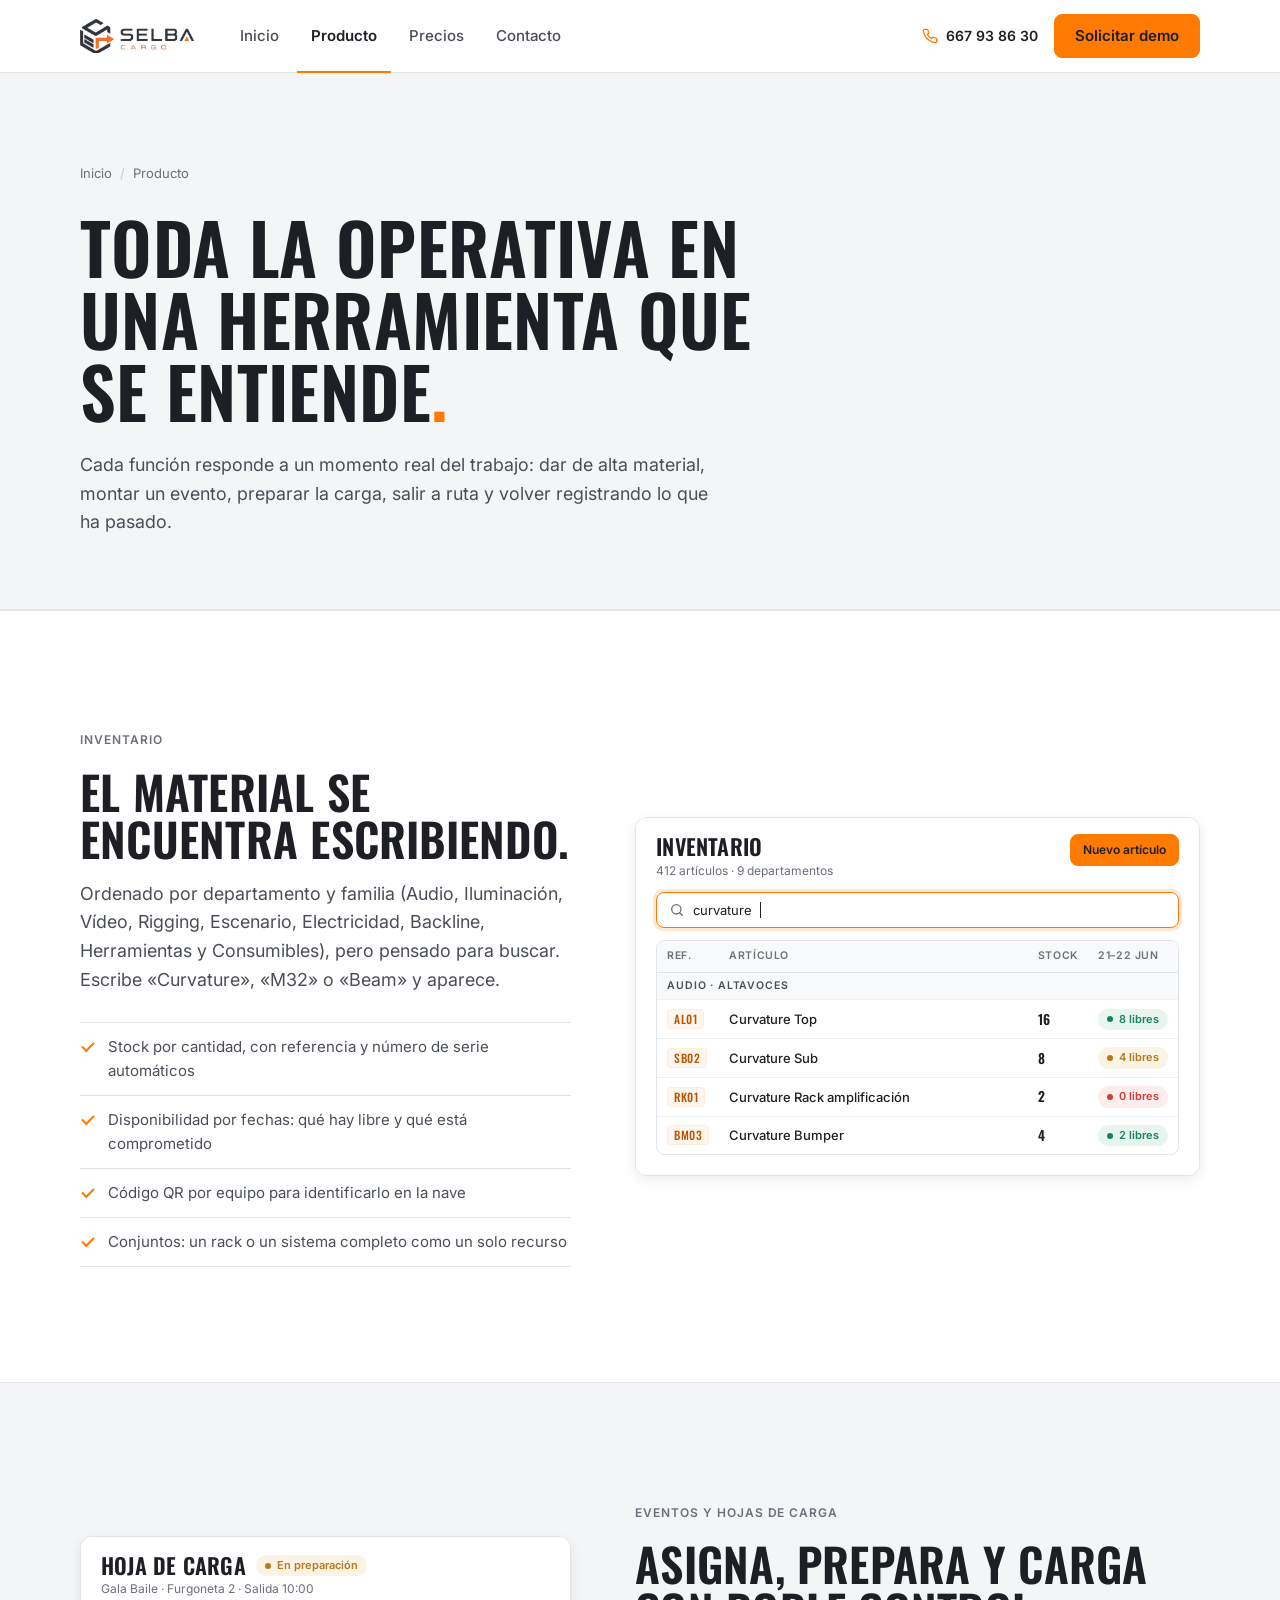
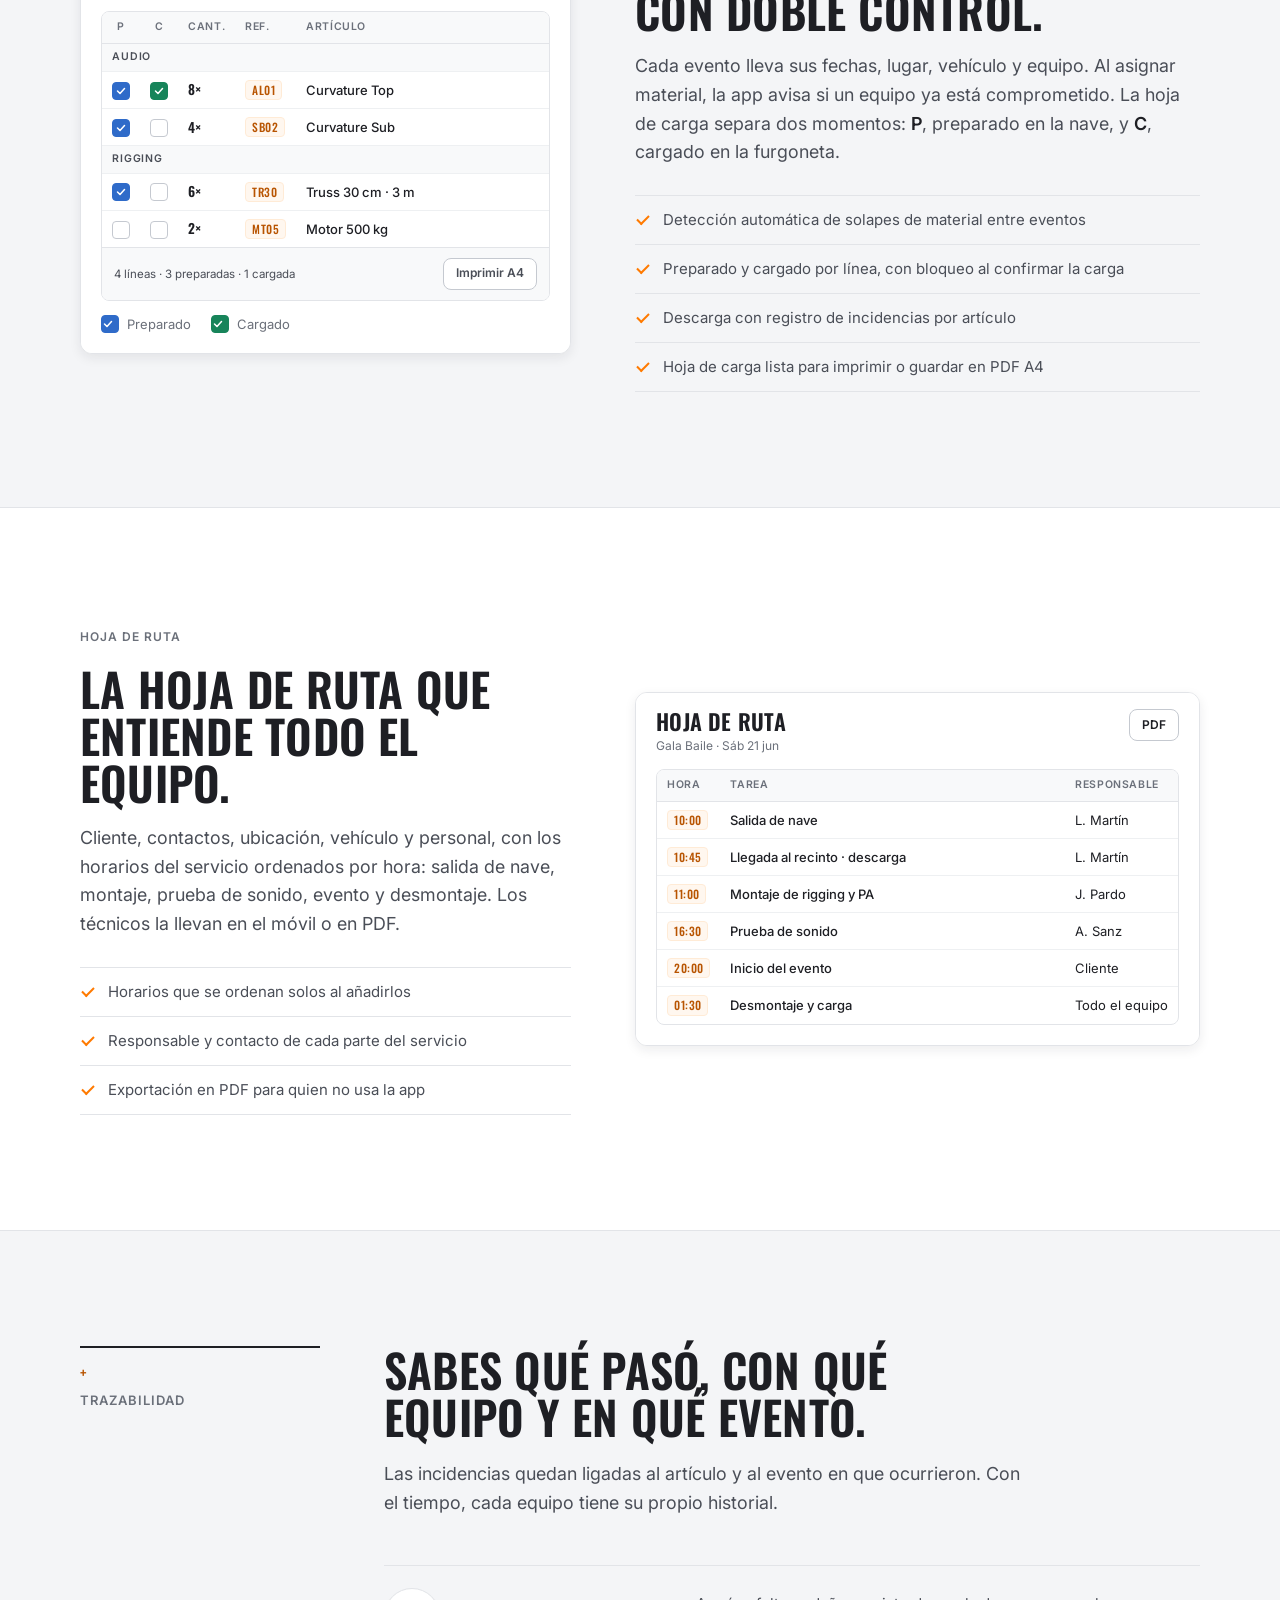
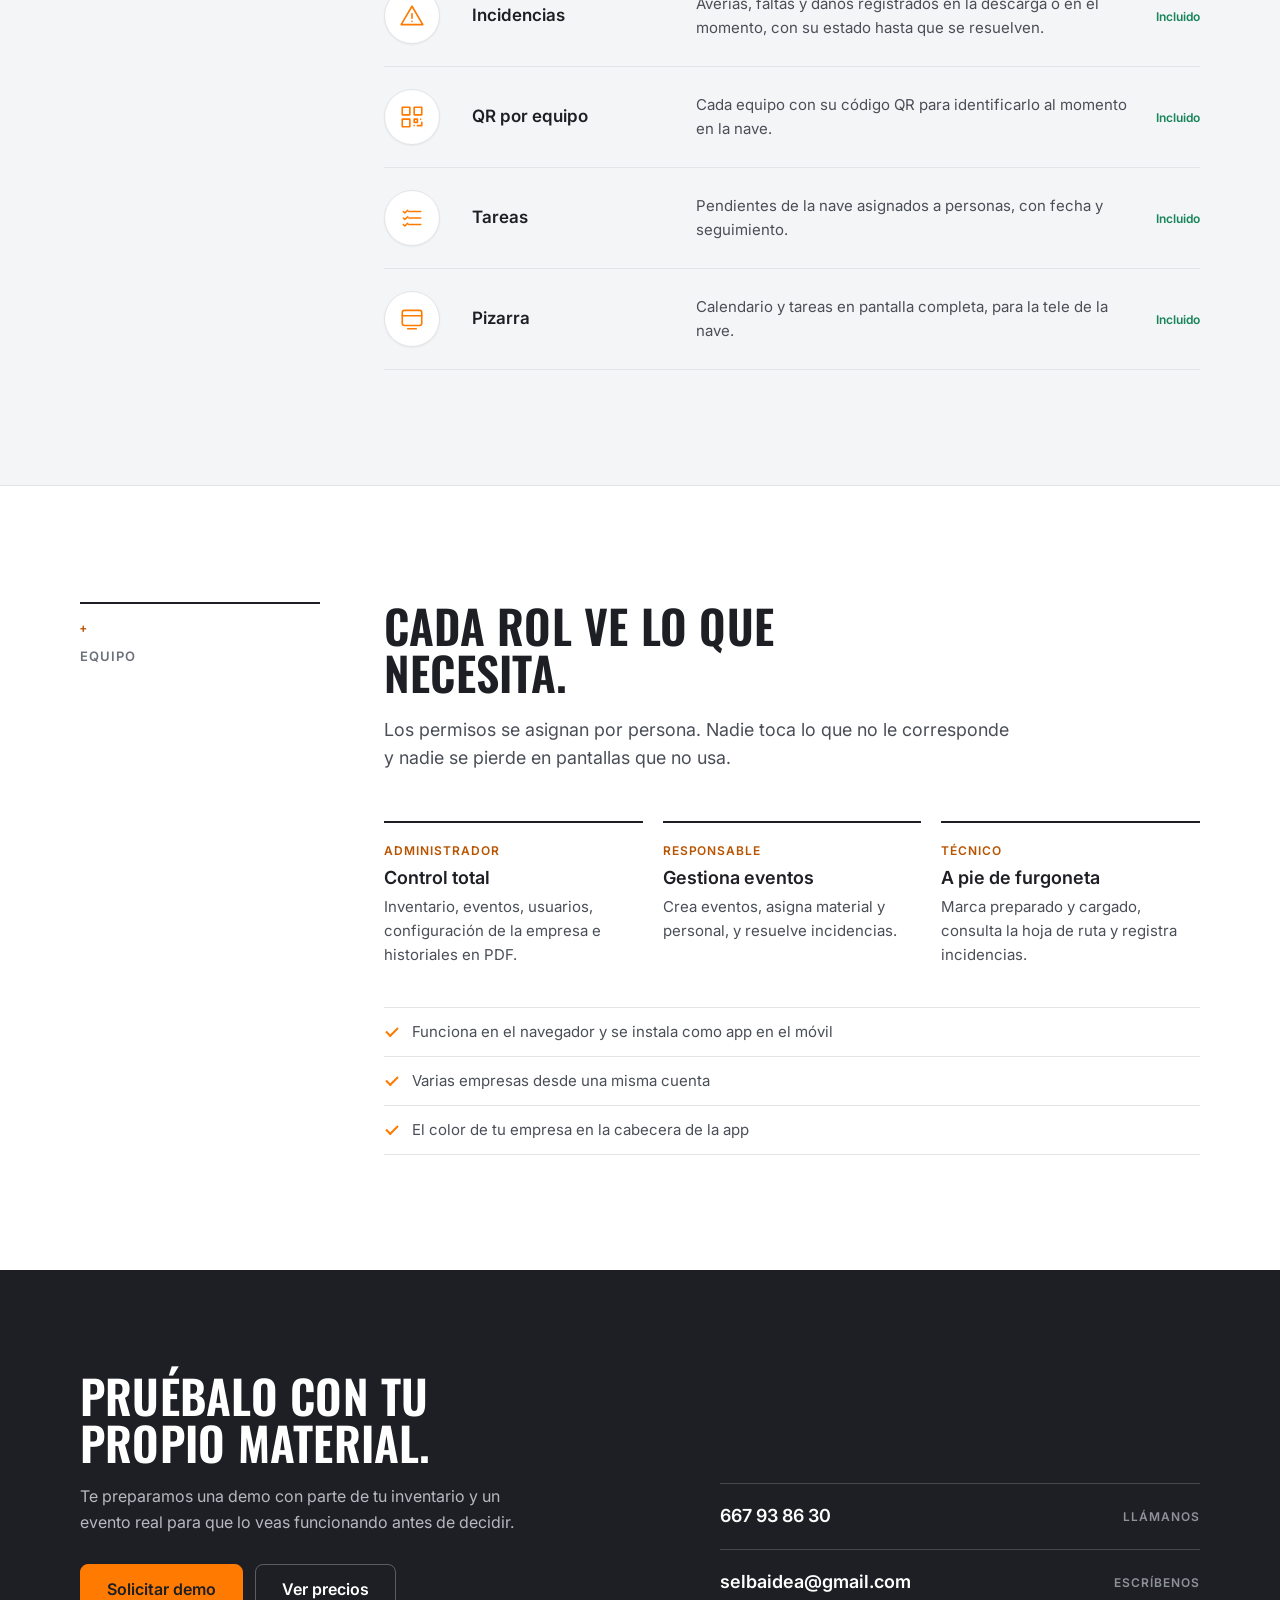
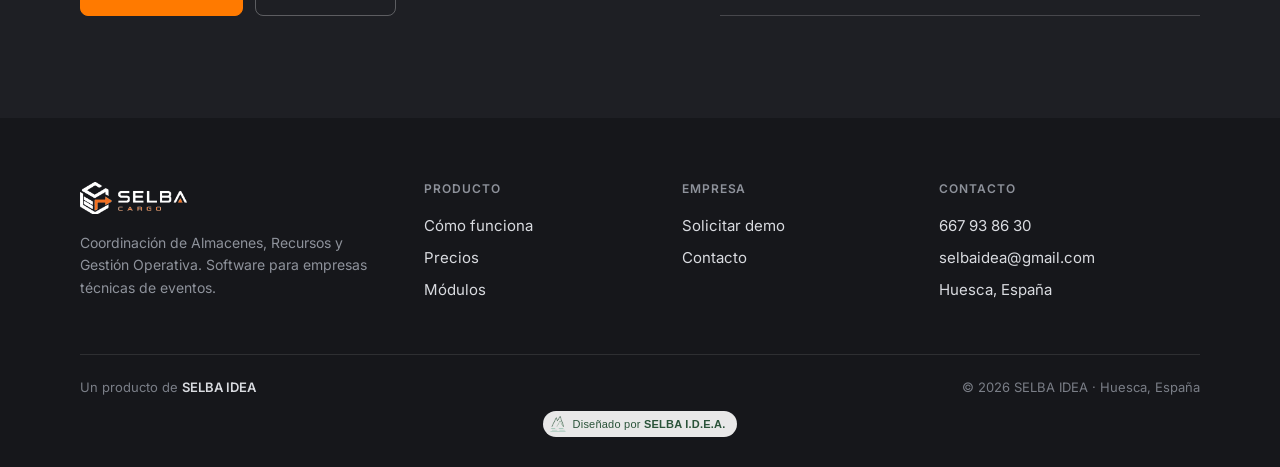
<file: producto.html>
<!DOCTYPE html>
<html lang="es">
<head>
<meta charset="UTF-8">
<meta name="viewport" content="width=device-width,initial-scale=1">
<title>Producto · SELBA Cargo</title>
<meta name="description" content="Así funciona SELBA Cargo: inventario con disponibilidad por fechas, eventos sin solapes, hojas de carga con doble control, hojas de ruta, incidencias y roles.">
<meta name="theme-color" content="#1E1F24">
<link rel="icon" href="icon-192.png">
<link rel="apple-touch-icon" href="icon-192.png">
<meta property="og:title" content="Producto · SELBA Cargo">
<meta property="og:description" content="Así funciona SELBA Cargo: inventario con disponibilidad por fechas, eventos sin solapes, hojas de carga con doble control, hojas de ruta, incidencias y roles.">
<meta property="og:image" content="logo.png">
<meta property="og:locale" content="es_ES">
<link rel="preconnect" href="https://fonts.googleapis.com"><link rel="preconnect" href="https://fonts.gstatic.com" crossorigin>
<link href="https://fonts.googleapis.com/css2?family=Inter:wght@400;500;600;700&family=Oswald:wght@500;600&display=swap" rel="stylesheet">
<link rel="stylesheet" href="styles.css">
<link rel="stylesheet" href="/assets/selba/selba-sello.css">
</head>
<body>

<header class="site-header">
  <div class="container">
    <a class="logo" href="index.html" aria-label="SELBA Cargo, inicio"><img src="img/logo-selba-cargo.png" alt="SELBA Cargo" width="114" height="34"></a>
    <nav class="nav" id="nav" aria-label="Principal">
      <a href="index.html">Inicio</a>
      <a href="producto.html" aria-current="page">Producto</a>
      <a href="precios.html">Precios</a>
      <a href="contacto.html">Contacto</a>
      <div class="nav-mobile-cta"><a class="btn btn--primary" href="contacto.html">Solicitar demo</a></div>
    </nav>
    <div class="header-actions">
      <a class="header-phone" href="tel:+34667938630"><svg viewBox="0 0 24 24" aria-hidden="true"><path d="M22 16.9v3a2 2 0 0 1-2.2 2 19.8 19.8 0 0 1-8.6-3.1 19.5 19.5 0 0 1-6-6A19.8 19.8 0 0 1 2.1 4.2 2 2 0 0 1 4.1 2h3a2 2 0 0 1 2 1.7c.1.9.4 1.8.7 2.7a2 2 0 0 1-.5 2.1L8 9.8a16 16 0 0 0 6 6l1.3-1.3a2 2 0 0 1 2.1-.4c.9.3 1.8.6 2.7.7a2 2 0 0 1 1.7 2z"/></svg>667 93 86 30</a>
      <a class="btn btn--primary" href="contacto.html">Solicitar demo</a>
    </div>
    <button class="menu-btn" id="menuBtn" aria-label="Abrir menú" aria-expanded="false" aria-controls="nav"><svg viewBox="0 0 24 24" aria-hidden="true"><path d="M4 7h16M4 12h16M4 17h16"/></svg></button>
  </div>
</header>

<main>

<section class="page-hero">
  <div class="container">
    <div class="crumbs"><a href="index.html">Inicio</a><span>/</span>Producto</div>
    <h1 class="display">Toda la operativa en una herramienta que se entiende<span class="hl">.</span></h1>
    <p class="lead">Cada función responde a un momento real del trabajo: dar de alta material, montar un evento, preparar la carga, salir a ruta y volver registrando lo que ha pasado.</p>
  </div>
</section>

<section class="section">
  <div class="container feature">
    <div>
      <span class="overline">Inventario</span>
      <h2 class="display mt-16">El material se encuentra escribiendo.</h2>
      <p class="lead">Ordenado por departamento y familia (Audio, Iluminación, Vídeo, Rigging, Escenario, Electricidad, Backline, Herramientas y Consumibles), pero pensado para buscar. Escribe «Curvature», «M32» o «Beam» y aparece.</p>
      <ul class="checks">
        <li>Stock por cantidad, con referencia y número de serie automáticos</li>
        <li>Disponibilidad por fechas: qué hay libre y qué está comprometido</li>
        <li>Código QR por equipo para identificarlo en la nave</li>
        <li>Conjuntos: un rack o un sistema completo como un solo recurso</li>
      </ul>
    </div>
    <div class="feature-ui" aria-hidden="true">
      <div class="appwin appwin--card" style="grid-template-columns:1fr">
        <div class="aw-main">
          <div class="aw-body" style="background:var(--surface)">
            <div class="aw-head" style="margin-bottom:12px">
              <div><span class="aw-title">Inventario</span><div class="aw-sub">412 artículos · 9 departamentos</div></div>
              <span class="aw-btn aw-btn--p">Nuevo artículo</span>
            </div>
            <div style="display:flex;align-items:center;gap:8px;height:36px;border:1px solid var(--accent);box-shadow:0 0 0 3px rgba(255,122,0,.18);border-radius:8px;padding:0 12px;margin-bottom:12px;font-size:13px">
              <svg viewBox="0 0 24 24" width="16" height="16" fill="none" stroke="#6B707A" stroke-width="2" stroke-linecap="round"><circle cx="11" cy="11" r="7"/><path d="M20 20l-4-4"/></svg>curvature<span style="width:1px;height:16px;background:var(--text)"></span>
            </div>
            <div class="aw-panel">
              <table class="aw-table">
                <thead><tr><th>Ref.</th><th>Artículo</th><th>Stock</th><th>21–22 jun</th></tr></thead>
                <tbody>
                  <tr class="fam"><td colspan="4">Audio · Altavoces</td></tr>
                  <tr><td><span class="ref">AL01</span></td><td class="nm">Curvature Top</td><td class="q">16</td><td><span class="badge badge--ok">8 libres</span></td></tr>
                  <tr><td><span class="ref">SB02</span></td><td class="nm">Curvature Sub</td><td class="q">8</td><td><span class="badge badge--warn">4 libres</span></td></tr>
                  <tr><td><span class="ref">RK01</span></td><td class="nm">Curvature Rack amplificación</td><td class="q">2</td><td><span class="badge badge--err">0 libres</span></td></tr>
                  <tr><td><span class="ref">BM03</span></td><td class="nm">Curvature Bumper</td><td class="q">4</td><td><span class="badge badge--ok">2 libres</span></td></tr>
                </tbody>
              </table>
            </div>
          </div>
        </div>
      </div>
    </div>
  </div>
</section>

<section class="section section--grey">
  <div class="container feature feature--rev">
    <div>
      <span class="overline">Eventos y hojas de carga</span>
      <h2 class="display mt-16">Asigna, prepara y carga con doble control.</h2>
      <p class="lead">Cada evento lleva sus fechas, lugar, vehículo y equipo. Al asignar material, la app avisa si un equipo ya está comprometido. La hoja de carga separa dos momentos: <strong>P</strong>, preparado en la nave, y <strong>C</strong>, cargado en la furgoneta.</p>
      <ul class="checks">
        <li>Detección automática de solapes de material entre eventos</li>
        <li>Preparado y cargado por línea, con bloqueo al confirmar la carga</li>
        <li>Descarga con registro de incidencias por artículo</li>
        <li>Hoja de carga lista para imprimir o guardar en PDF A4</li>
      </ul>
    </div>
    <div class="feature-ui" aria-hidden="true">
      <div class="appwin appwin--card" style="grid-template-columns:1fr">
        <div class="aw-main">
          <div class="aw-body" style="background:var(--surface)">
            <div class="aw-head">
              <div><div style="display:flex;align-items:center;gap:10px"><span class="aw-title">Hoja de carga</span><span class="badge badge--warn">En preparación</span></div><div class="aw-sub">Gala Baile · Furgoneta 2 · Salida 10:00</div></div>
            </div>
            <div class="aw-panel">
              <table class="aw-table">
                <thead><tr><th class="c">P</th><th class="c">C</th><th>Cant.</th><th>Ref.</th><th>Artículo</th></tr></thead>
                <tbody>
                  <tr class="fam"><td colspan="5">Audio</td></tr>
                  <tr><td class="c"><span class="ck p"><svg viewBox="0 0 24 24" aria-hidden="true"><path d="M5 12l5 5 9-10"/></svg></span></td><td class="c"><span class="ck l"><svg viewBox="0 0 24 24" aria-hidden="true"><path d="M5 12l5 5 9-10"/></svg></span></td><td class="q">8×</td><td><span class="ref">AL01</span></td><td class="nm">Curvature Top</td></tr>
                  <tr><td class="c"><span class="ck p"><svg viewBox="0 0 24 24" aria-hidden="true"><path d="M5 12l5 5 9-10"/></svg></span></td><td class="c"><span class="ck"></span></td><td class="q">4×</td><td><span class="ref">SB02</span></td><td class="nm">Curvature Sub</td></tr>
                  <tr class="fam"><td colspan="5">Rigging</td></tr>
                  <tr><td class="c"><span class="ck p"><svg viewBox="0 0 24 24" aria-hidden="true"><path d="M5 12l5 5 9-10"/></svg></span></td><td class="c"><span class="ck"></span></td><td class="q">6×</td><td><span class="ref">TR30</span></td><td class="nm">Truss 30 cm · 3 m</td></tr>
                  <tr><td class="c"><span class="ck"></span></td><td class="c"><span class="ck"></span></td><td class="q">2×</td><td><span class="ref">MT05</span></td><td class="nm">Motor 500 kg</td></tr>
                </tbody>
              </table>
              <div class="aw-foot"><span>4 líneas · 3 preparadas · 1 cargada</span><span class="aw-btn">Imprimir A4</span></div>
            </div>
            <div class="legend"><span><span class="ck p"><svg viewBox="0 0 24 24" aria-hidden="true"><path d="M5 12l5 5 9-10"/></svg></span>Preparado</span><span><span class="ck l"><svg viewBox="0 0 24 24" aria-hidden="true"><path d="M5 12l5 5 9-10"/></svg></span>Cargado</span></div>
          </div>
        </div>
      </div>
    </div>
  </div>
</section>

<section class="section">
  <div class="container feature">
    <div>
      <span class="overline">Hoja de ruta</span>
      <h2 class="display mt-16">La hoja de ruta que entiende todo el equipo.</h2>
      <p class="lead">Cliente, contactos, ubicación, vehículo y personal, con los horarios del servicio ordenados por hora: salida de nave, montaje, prueba de sonido, evento y desmontaje. Los técnicos la llevan en el móvil o en PDF.</p>
      <ul class="checks">
        <li>Horarios que se ordenan solos al añadirlos</li>
        <li>Responsable y contacto de cada parte del servicio</li>
        <li>Exportación en PDF para quien no usa la app</li>
      </ul>
    </div>
    <div class="feature-ui" aria-hidden="true">
      <div class="appwin appwin--card" style="grid-template-columns:1fr">
        <div class="aw-main">
          <div class="aw-body" style="background:var(--surface)">
            <div class="aw-head"><div><span class="aw-title">Hoja de ruta</span><div class="aw-sub">Gala Baile · Sáb 21 jun</div></div><span class="aw-btn">PDF</span></div>
            <div class="aw-panel">
              <table class="aw-table">
                <thead><tr><th>Hora</th><th>Tarea</th><th class="hide-sm">Responsable</th></tr></thead>
                <tbody>
                  <tr><td><span class="ref">10:00</span></td><td class="nm">Salida de nave</td><td class="hide-sm">L. Martín</td></tr>
                  <tr><td><span class="ref">10:45</span></td><td class="nm">Llegada al recinto · descarga</td><td class="hide-sm">L. Martín</td></tr>
                  <tr><td><span class="ref">11:00</span></td><td class="nm">Montaje de rigging y PA</td><td class="hide-sm">J. Pardo</td></tr>
                  <tr><td><span class="ref">16:30</span></td><td class="nm">Prueba de sonido</td><td class="hide-sm">A. Sanz</td></tr>
                  <tr><td><span class="ref">20:00</span></td><td class="nm">Inicio del evento</td><td class="hide-sm">Cliente</td></tr>
                  <tr><td><span class="ref">01:30</span></td><td class="nm">Desmontaje y carga</td><td class="hide-sm">Todo el equipo</td></tr>
                </tbody>
              </table>
            </div>
          </div>
        </div>
      </div>
    </div>
  </div>
</section>

<section class="section section--grey">
  <div class="container split">
    <div class="rail"><div class="rail-inner"><span class="num">+</span><span class="name">Trazabilidad</span></div></div>
    <div>
      <h2 class="display sec-title">Sabes qué pasó, con qué equipo y en qué evento.</h2>
      <p class="lead sec-intro">Las incidencias quedan ligadas al artículo y al evento en que ocurrieron. Con el tiempo, cada equipo tiene su propio historial.</p>
      <div class="modules">
        <div class="mod"><span class="circle"><svg viewBox="0 0 24 24" aria-hidden="true"><path d="M12 3 2 20h20z"/><path d="M12 10v4M12 17h.01"/></svg></span><h3>Incidencias</h3><p>Averías, faltas y daños registrados en la descarga o en el momento, con su estado hasta que se resuelven.</p><span class="tag inc">Incluido</span></div>
        <div class="mod"><span class="circle"><svg viewBox="0 0 24 24" aria-hidden="true"><rect x="3" y="3" width="7" height="7"/><rect x="14" y="3" width="7" height="7"/><rect x="3" y="14" width="7" height="7"/><path d="M14 14h3v3h-3zM20 14v.01M14 20h.01M17 20h4v-3"/></svg></span><h3>QR por equipo</h3><p>Cada equipo con su código QR para identificarlo al momento en la nave.</p><span class="tag inc">Incluido</span></div>
        <div class="mod"><span class="circle"><svg viewBox="0 0 24 24" aria-hidden="true"><path d="M9 6h11M9 12h11M9 18h11"/><path d="M4 6l1.4 1.4L8 5M4 12l1.4 1.4L8 11M4 18l1.4 1.4L8 17"/></svg></span><h3>Tareas</h3><p>Pendientes de la nave asignados a personas, con fecha y seguimiento.</p><span class="tag inc">Incluido</span></div>
        <div class="mod"><span class="circle"><svg viewBox="0 0 24 24" aria-hidden="true"><rect x="3" y="4" width="18" height="14" rx="2"/><path d="M3 9h18"/><path d="M8 21h8"/></svg></span><h3>Pizarra</h3><p>Calendario y tareas en pantalla completa, para la tele de la nave.</p><span class="tag inc">Incluido</span></div>
      </div>
    </div>
  </div>
</section>

<section class="section">
  <div class="container split">
    <div class="rail"><div class="rail-inner"><span class="num">+</span><span class="name">Equipo</span></div></div>
    <div>
      <h2 class="display sec-title">Cada rol ve lo que necesita.</h2>
      <p class="lead sec-intro">Los permisos se asignan por persona. Nadie toca lo que no le corresponde y nadie se pierde en pantallas que no usa.</p>
      <div class="roles">
        <div class="role"><span class="overline">Administrador</span><h3>Control total</h3><p>Inventario, eventos, usuarios, configuración de la empresa e historiales en PDF.</p></div>
        <div class="role"><span class="overline">Responsable</span><h3>Gestiona eventos</h3><p>Crea eventos, asigna material y personal, y resuelve incidencias.</p></div>
        <div class="role"><span class="overline">Técnico</span><h3>A pie de furgoneta</h3><p>Marca preparado y cargado, consulta la hoja de ruta y registra incidencias.</p></div>
      </div>
      <ul class="checks mt-40">
        <li>Funciona en el navegador y se instala como app en el móvil</li>
        <li>Varias empresas desde una misma cuenta</li>
        <li>El color de tu empresa en la cabecera de la app</li>
      </ul>
    </div>
  </div>
</section>

<section class="cta">
  <div class="container cta-grid">
    <div>
      <h2 class="display">Pruébalo con tu propio material.</h2>
      <p>Te preparamos una demo con parte de tu inventario y un evento real para que lo veas funcionando antes de decidir.</p>
      <div class="cta-actions">
        <a class="btn btn--primary btn--lg" href="contacto.html">Solicitar demo</a>
        <a class="btn btn--ghost-dark btn--lg" href="precios.html">Ver precios</a>
      </div>
    </div>
    <div class="cta-contact">
      <a href="tel:+34667938630">667 93 86 30<span>Llámanos</span></a>
      <a href="mailto:selbaidea@gmail.com">selbaidea@gmail.com<span>Escríbenos</span></a>
    </div>
  </div>
</section>


</main>

<footer class="site-footer">
  <div class="container">
    <div class="foot-grid">
      <div>
        <img src="img/logo-selba-cargo-light.png" alt="SELBA Cargo" width="107" height="32">
        <p>Coordinación de Almacenes, Recursos y Gestión Operativa. Software para empresas técnicas de eventos.</p>
      </div>
      <div>
        <h4>Producto</h4>
        <a href="producto.html">Cómo funciona</a>
        <a href="precios.html">Precios</a>
        <a href="precios.html#modulos">Módulos</a>
      </div>
      <div>
        <h4>Empresa</h4>
        <a href="contacto.html">Solicitar demo</a>
        <a href="contacto.html">Contacto</a>
      </div>
      <div>
        <h4>Contacto</h4>
        <a href="tel:+34667938630">667 93 86 30</a>
        <a href="mailto:selbaidea@gmail.com">selbaidea@gmail.com</a>
        <a href="contacto.html">Huesca, España</a>
      </div>
    </div>
    <div class="foot-legal">
      <span>Un producto de <b>SELBA IDEA</b></span>
      <span>© <span data-year>2026</span> SELBA IDEA · Huesca, España</span>
    </div>
    <div class="foot-sello">
      <!-- Sello estándar SELBA I.D.E.A. (ver /assets/selba/selba-sello.css) -->
      <a class="selba-sello" href="https://selbaidea.vercel.app/" target="_blank" rel="noopener" aria-label="Diseñado por SELBA I.D.E.A. (abre en una pestaña nueva)">
        <img class="selba-sello__simbolo" src="/assets/selba/selba-icono.png" alt="" width="16" height="16">
        <span class="selba-sello__texto">Diseñado por <strong>SELBA I.D.E.A.</strong></span>
      </a>
    </div>
  </div>
</footer>

<script src="script.js" defer></script>
</body>
</html>
</file>
<file: styles.css>
/* =================================================================
   SELBA CARGO · Web comercial
   Basada en el Design System de la app (v1.0):
   grafito #1E1F24 · naranja operativo #FF7A00 · Inter + Oswald
   ================================================================= */

:root{
  /* Color · mismos roles que la app */
  --brand:#1E1F24;
  --accent:#FF7A00;
  --accent-hover:#E66A00;
  --accent-text:#B85400;
  --accent-soft:#FFF7EF;
  --accent-soft-2:#FFEBD6;
  --on-accent:#1E1F24;

  --bg:#F4F5F7;
  --surface:#FFFFFF;
  --surface-2:#F8F9FA;
  --sunken:#EEF0F2;
  --border:#E2E4E8;
  --border-strong:#C5C9D0;
  --text:#1E1F24;
  --text-2:#4A4E57;
  --text-3:#6B707A;

  --success:#17845A; --success-50:#E8F5EF;
  --warning:#B7791F; --warning-50:#FBF3E4;
  --danger:#D23B3B;  --danger-50:#FCECEC;
  --info:#2F6BC9;    --info-50:#EAF1FB;

  /* Tipografía */
  --f:'Inter',system-ui,-apple-system,'Segoe UI',sans-serif;
  --fd:'Oswald','Inter',sans-serif;

  /* Medidas */
  --r-sm:6px; --r-md:8px; --r-lg:12px; --r-xl:16px;
  --sh-xs:0 1px 2px rgba(30,31,36,.06);
  --sh-md:0 4px 12px rgba(30,31,36,.08);
  --sh-lg:0 24px 60px -12px rgba(30,31,36,.22);
  --container:1200px;
  --pad:clamp(20px,4vw,40px);
  --ease:cubic-bezier(.2,0,0,1);
}

*,*::before,*::after{box-sizing:border-box;margin:0;padding:0}
html{-webkit-text-size-adjust:100%}
body{font-family:var(--f);font-size:16px;line-height:1.6;color:var(--text);background:var(--surface);-webkit-font-smoothing:antialiased}
img,svg{display:block;max-width:100%}
a{color:inherit}
button{font:inherit}
::selection{background:var(--accent-soft-2);color:var(--brand)}
:focus-visible{outline:none;box-shadow:0 0 0 3px rgba(255,122,0,.45);border-radius:4px}

.container{max-width:var(--container);margin:0 auto;padding:0 var(--pad)}

/* ---------- Tipografía ---------- */
h1,h2,h3,h4{font-weight:600;color:var(--text);line-height:1.15}
.display{font-family:var(--fd);font-weight:600;text-transform:uppercase;letter-spacing:.005em;line-height:1.02}
h1.display{font-size:clamp(2.5rem,5.6vw,4.4rem)}
h2.display{font-size:clamp(1.9rem,3.6vw,2.9rem)}
h3{font-size:1.125rem}
p{color:var(--text-2)}
.lead{font-size:clamp(1.06rem,1.4vw,1.2rem);line-height:1.6;color:var(--text-2);max-width:58ch}
.small{font-size:.875rem}
.caption{font-size:.8125rem;color:var(--text-3)}
.overline{font-size:.75rem;font-weight:600;letter-spacing:.08em;text-transform:uppercase;color:var(--text-3)}
.hl{color:var(--accent)}
strong{color:var(--text);font-weight:600}

/* ---------- Botones (mismo criterio que .ds-btn) ---------- */
.btn{display:inline-flex;align-items:center;justify-content:center;gap:8px;height:44px;padding:0 20px;border-radius:var(--r-md);border:1px solid var(--border-strong);background:var(--surface);color:var(--text);font-weight:600;font-size:.9375rem;text-decoration:none;cursor:pointer;white-space:nowrap;transition:background .12s var(--ease),border-color .12s var(--ease),color .12s var(--ease)}
.btn:hover{background:var(--surface-2);border-color:var(--text-3)}
.btn svg{width:18px;height:18px;fill:none;stroke:currentColor;stroke-width:2;stroke-linecap:round;stroke-linejoin:round}
.btn--primary{background:var(--accent);border-color:var(--accent);color:var(--on-accent)}
.btn--primary:hover{background:var(--accent-hover);border-color:var(--accent-hover)}
.btn--dark{background:var(--brand);border-color:var(--brand);color:#fff}
.btn--dark:hover{background:#33353C;border-color:#33353C}
.btn--ghost-dark{background:transparent;border-color:rgba(255,255,255,.28);color:#fff}
.btn--ghost-dark:hover{background:rgba(255,255,255,.06);border-color:rgba(255,255,255,.5)}
.btn--lg{height:52px;padding:0 26px;font-size:1rem}
.link{color:var(--accent-text);font-weight:600;text-decoration:none;border-bottom:1px solid currentColor;padding-bottom:1px}
.link:hover{color:var(--brand)}

/* ---------- Cabecera ---------- */
.site-header{position:sticky;top:0;z-index:40;background:rgba(255,255,255,.96);border-bottom:1px solid var(--border)}
@supports (backdrop-filter:blur(8px)){.site-header{background:rgba(255,255,255,.88);backdrop-filter:saturate(1.4) blur(10px)}}
.site-header .container{display:flex;align-items:center;gap:32px;height:72px}
.logo{display:flex;align-items:center;flex:none}
.logo img{height:34px;width:auto}
.nav{display:flex;align-items:stretch;gap:4px;height:100%;margin-right:auto}
.nav a{display:flex;align-items:center;padding:0 14px;font-size:.9375rem;font-weight:500;color:var(--text-2);text-decoration:none;border-bottom:2px solid transparent;margin-bottom:-1px;transition:color .12s var(--ease)}
.nav a:hover{color:var(--text)}
.nav a[aria-current="page"]{color:var(--text);border-bottom-color:var(--accent);font-weight:600}
.header-actions{display:flex;align-items:center;gap:16px}
.header-phone{font-size:.875rem;font-weight:600;color:var(--text);text-decoration:none;display:flex;align-items:center;gap:8px}
.header-phone svg{width:16px;height:16px;fill:none;stroke:var(--accent);stroke-width:2;stroke-linecap:round;stroke-linejoin:round}
.header-phone:hover{color:var(--accent-text)}
.menu-btn{display:none;width:44px;height:44px;border:1px solid var(--border);border-radius:var(--r-md);background:var(--surface);cursor:pointer;align-items:center;justify-content:center}
.menu-btn svg{width:20px;height:20px;fill:none;stroke:var(--text);stroke-width:2;stroke-linecap:round}

@media (max-width:960px){
  .header-phone{display:none}
}
@media (max-width:820px){
  .site-header .container{gap:12px}
  .menu-btn{display:inline-flex;margin-left:auto}
  .header-actions .btn{display:none}
  .nav{position:fixed;top:72px;left:0;right:0;height:auto;flex-direction:column;background:var(--surface);border-bottom:1px solid var(--border);padding:8px 0 16px;box-shadow:var(--sh-md);display:none;margin:0}
  .nav.is-open{display:flex}
  .nav a{padding:14px var(--pad);border-bottom:0;border-left:3px solid transparent}
  .nav a[aria-current="page"]{border-left-color:var(--accent);background:var(--accent-soft)}
  .nav .nav-mobile-cta{display:flex;padding:12px var(--pad) 0}
}
.nav-mobile-cta{display:none}

/* ---------- Secciones ---------- */
.section{padding:clamp(72px,9vw,120px) 0;border-top:1px solid var(--border)}
.section--grey{background:var(--bg)}
.section--dark{background:var(--brand);color:#fff;border-top:0}
.section--dark p{color:#B6B9C1}
.section--dark h2,.section--dark h3{color:#fff}
.section--tight{padding:clamp(48px,6vw,72px) 0}

/* Estructura editorial: rail de índice + contenido */
.split{display:grid;grid-template-columns:240px 1fr;gap:clamp(32px,5vw,72px)}
.rail{position:relative}
.rail .num{font-family:var(--fd);font-weight:500;font-size:.9375rem;color:var(--accent-text);letter-spacing:.04em}
.rail .name{display:block;font-size:.8125rem;font-weight:600;letter-spacing:.08em;text-transform:uppercase;color:var(--text-3);margin-top:4px}
.rail-inner{position:sticky;top:104px;padding-top:12px;border-top:2px solid var(--brand)}
.section--dark .rail-inner{border-top-color:var(--accent)}
.section--dark .rail .num{color:var(--accent)}
.section--dark .rail .name{color:#8E929B}
@media (max-width:900px){
  .split{grid-template-columns:1fr;gap:24px}
  .rail-inner{position:static;display:flex;gap:12px;align-items:baseline}
  .rail .name{margin:0}
}
.sec-title{max-width:22ch;margin-bottom:20px}
.sec-intro{margin-bottom:48px}

/* ---------- Hero ---------- */
.hero{background:var(--bg);padding:clamp(56px,7vw,96px) 0 0;overflow:hidden;border-bottom:1px solid var(--border)}
.hero-grid{display:grid;grid-template-columns:minmax(0,.9fr) minmax(0,1.1fr);gap:clamp(32px,4vw,64px);align-items:end}
.hero-copy{padding-bottom:clamp(56px,7vw,96px)}
.hero-copy .overline{display:block;margin-bottom:24px}
.hero-copy .lead{margin:24px 0 36px}
.hero-actions{display:flex;flex-wrap:wrap;gap:12px}
.hero-meta{display:flex;flex-wrap:wrap;gap:8px 28px;margin-top:40px;padding-top:20px;border-top:1px solid var(--border)}
.hero-meta div{font-size:.875rem;color:var(--text-2)}
.hero-meta b{display:block;font-family:var(--fd);font-weight:600;font-size:1.25rem;color:var(--text);letter-spacing:.01em}
.hero-shot{align-self:end;margin-right:calc(var(--pad) * -1 - 80px)}
@media (max-width:1000px){
  .hero-grid{grid-template-columns:1fr}
  .hero-copy{padding-bottom:0}
  .hero-shot{margin-right:calc(var(--pad) * -1 - 120px)}
}

.page-hero{background:var(--bg);padding:clamp(56px,7vw,96px) 0 clamp(48px,6vw,72px);border-bottom:1px solid var(--border)}
.page-hero .crumbs{font-size:.8125rem;color:var(--text-3);margin-bottom:28px}
.page-hero .crumbs a{text-decoration:none;color:var(--text-3)}
.page-hero .crumbs a:hover{color:var(--text)}
.page-hero .crumbs span{margin:0 8px;color:var(--border-strong)}
.page-hero h1{max-width:18ch}
.page-hero .lead{margin-top:24px}

/* ---------- Ventana de la app (reproducción de la interfaz) ---------- */
.appwin{background:var(--surface);border:1px solid var(--border);border-radius:var(--r-lg) 0 0 0;box-shadow:var(--sh-lg);overflow:hidden;font-size:13px;line-height:1.4;color:var(--text);display:grid;grid-template-columns:72px 1fr;min-height:520px;border-bottom:0}
.appwin--card{border-radius:var(--r-lg);border-bottom:1px solid var(--border);min-height:0;box-shadow:var(--sh-md)}
.aw-nav{background:var(--surface);border-right:1px solid var(--border);padding:14px 0;display:flex;flex-direction:column;align-items:center;gap:10px}
.aw-nav .mk{width:34px;height:34px;margin-bottom:10px}
.aw-nav .mk img{width:100%;height:100%;object-fit:contain}
.aw-ci{width:44px;height:44px;border-radius:50%;border:1px solid var(--border);display:grid;place-items:center;position:relative;background:var(--surface)}
.aw-ci svg{width:20px;height:20px;fill:none;stroke:var(--text-2);stroke-width:1.6;stroke-linecap:round;stroke-linejoin:round}
.aw-ci.on{background:var(--accent);border-color:var(--accent)}
.aw-ci.on svg{stroke:var(--brand)}
.aw-ci .bd{position:absolute;top:-3px;right:-3px;min-width:18px;height:18px;border-radius:9px;background:var(--warning);color:#fff;font-size:10px;font-weight:700;display:grid;place-items:center;padding:0 5px;border:2px solid #fff}
.aw-main{display:flex;flex-direction:column;min-width:0}
.aw-top{height:52px;border-bottom:1px solid var(--border);border-top:3px solid var(--brand);display:flex;align-items:center;gap:10px;padding:0 18px}
.aw-top .co{font-weight:600}
.aw-top .role{font-size:10px;font-weight:600;letter-spacing:.08em;text-transform:uppercase;color:var(--text-3);border:1px solid var(--border);border-radius:99px;padding:3px 9px}
.aw-top .av{margin-left:auto;width:30px;height:30px;border-radius:50%;background:var(--sunken);display:grid;place-items:center;font-size:11px;font-weight:700;color:var(--text-2)}
.aw-body{padding:16px 20px 20px;background:var(--bg);flex:1;min-width:0}
.aw-crumbs{font-size:11.5px;color:var(--text-3);margin-bottom:12px}
.aw-crumbs b{color:var(--text-2);font-weight:500}
.aw-head{display:flex;align-items:flex-start;justify-content:space-between;gap:12px;margin-bottom:14px;flex-wrap:wrap}
.aw-title{font-family:var(--fd);font-size:22px;font-weight:600;letter-spacing:.01em;text-transform:uppercase;line-height:1.1}
.aw-sub{font-size:12px;color:var(--text-3);margin-top:3px}
.aw-btn{height:32px;padding:0 12px;border-radius:var(--r-md);border:1px solid var(--border-strong);background:#fff;font-size:12px;font-weight:600;display:inline-flex;align-items:center;gap:6px}
.aw-btn--p{background:var(--accent);border-color:var(--accent);color:var(--brand)}
.aw-tabs{display:flex;gap:18px;border-bottom:1px solid var(--border);margin-bottom:14px}
.aw-tabs span{padding:8px 0;font-size:12.5px;font-weight:500;color:var(--text-3);border-bottom:2px solid transparent;margin-bottom:-1px}
.aw-tabs span.on{color:var(--text);font-weight:600;border-bottom-color:var(--accent)}
.aw-kpis{display:grid;grid-template-columns:repeat(3,1fr);gap:10px;margin-bottom:14px}
.aw-kpi{background:#fff;border:1px solid var(--border);border-radius:var(--r-md);padding:10px 12px}
.aw-kpi .v{font-family:var(--fd);font-size:20px;font-weight:600;line-height:1.1}
.aw-kpi .l{font-size:11px;color:var(--text-3)}
.aw-bar{height:4px;background:var(--sunken);border-radius:2px;margin-top:8px;overflow:hidden}
.aw-bar i{display:block;height:100%;border-radius:2px}
.aw-panel{background:#fff;border:1px solid var(--border);border-radius:var(--r-md);overflow:hidden}
.aw-table{width:100%;border-collapse:collapse}
.aw-table th{text-align:left;font-size:10.5px;font-weight:600;letter-spacing:.06em;text-transform:uppercase;color:var(--text-3);background:var(--surface-2);padding:8px 10px;border-bottom:1px solid var(--border);white-space:nowrap}
.aw-table td{padding:8px 10px;border-bottom:1px solid var(--sunken);white-space:nowrap;vertical-align:middle}
.aw-table tr:last-child td{border-bottom:0}
.aw-table .fam td{background:var(--surface-2);font-size:10.5px;font-weight:600;letter-spacing:.08em;text-transform:uppercase;color:var(--text-2);padding:6px 10px}
.aw-table .c{text-align:center;width:34px}
.aw-table .q{font-family:var(--fd);font-weight:600;font-size:13.5px;width:44px}
.aw-table .nm{font-weight:500;width:100%}
.ck{width:18px;height:18px;border-radius:4px;border:1.5px solid var(--border-strong);display:inline-grid;place-items:center;vertical-align:middle}
.ck svg{width:12px;height:12px;fill:none;stroke:#fff;stroke-width:3;stroke-linecap:round;stroke-linejoin:round}
.ck.p{background:var(--info);border-color:var(--info)}
.ck.l{background:var(--success);border-color:var(--success)}
.ref{display:inline-block;font-family:var(--fd);font-weight:500;font-size:11.5px;letter-spacing:.04em;color:var(--accent-text);background:var(--accent-soft);border:1px solid var(--accent-soft-2);border-radius:4px;padding:1px 6px}
.badge{display:inline-flex;align-items:center;gap:6px;font-size:11px;font-weight:600;border-radius:99px;padding:3px 9px;white-space:nowrap}
.badge::before{content:"";width:6px;height:6px;border-radius:50%;background:currentColor}
.badge--ok{color:var(--success);background:var(--success-50)}
.badge--warn{color:var(--warning);background:var(--warning-50)}
.badge--err{color:var(--danger);background:var(--danger-50)}
.badge--info{color:var(--info);background:var(--info-50)}
.badge--line{color:var(--text-2);background:#fff;border:1px solid var(--border)}
.badge--line::before{display:none}
.aw-foot{display:flex;justify-content:space-between;align-items:center;gap:10px;padding:10px 12px;border-top:1px solid var(--border);background:var(--surface-2);font-size:11.5px;color:var(--text-2)}
@media (max-width:640px){
  .appwin{grid-template-columns:1fr}
  .aw-nav{display:none}
  .aw-kpis{grid-template-columns:1fr 1fr}
  .aw-kpis .aw-kpi:nth-child(3){display:none}
  .hide-sm{display:none}
}

/* ---------- Listas y bloques ---------- */
.problems{display:grid;grid-template-columns:repeat(3,1fr);border-top:1px solid var(--border)}
.problems li{list-style:none;padding:28px 28px 0 0}
.problems li+li{padding-left:28px;border-left:1px solid var(--border)}
.problems h3{margin-bottom:8px}
.problems p{font-size:.9375rem}
.problems .k{font-family:var(--fd);font-size:.875rem;color:var(--text-3);display:block;margin-bottom:14px}
@media (max-width:860px){
  .problems{grid-template-columns:1fr}
  .problems li,.problems li+li{padding:24px 0;border-left:0;border-bottom:1px solid var(--border)}
}

/* Módulos con el círculo del INICIO de la app */
.modules{border-top:1px solid var(--border)}
.mod{display:grid;grid-template-columns:64px 200px 1fr auto;gap:24px;align-items:center;padding:22px 0;border-bottom:1px solid var(--border)}
.mod h3{font-size:1.0625rem}
.mod p{font-size:.9375rem;max-width:56ch}
.circle{width:56px;height:56px;border-radius:50%;border:1px solid var(--border);background:var(--surface);display:grid;place-items:center;box-shadow:var(--sh-xs)}
.circle svg{width:26px;height:26px;fill:none;stroke:var(--accent);stroke-width:1.5;stroke-linecap:round;stroke-linejoin:round}
.mod .tag{font-size:.75rem;font-weight:600;color:var(--text-3);white-space:nowrap}
.mod .tag.inc{color:var(--success)}
@media (max-width:860px){
  .mod{grid-template-columns:56px minmax(0,1fr);gap:4px 18px;align-items:start}
  .mod .circle{grid-column:1;grid-row:1 / span 3}
  .mod .tag{grid-column:2;grid-row:1}
  .mod h3{grid-column:2;grid-row:2}
  .mod p{grid-column:2;grid-row:3}
}

/* Recorrido */
.route{display:grid;grid-template-columns:repeat(5,1fr);position:relative;margin-top:16px}
.route::before{content:"";position:absolute;left:0;right:0;top:15px;height:1px;background:rgba(255,255,255,.18)}
.route li{list-style:none;position:relative;padding-right:24px}
.route .dot{width:31px;height:31px;border-radius:50%;background:var(--brand);border:1px solid rgba(255,255,255,.3);display:grid;place-items:center;font-family:var(--fd);font-size:.8125rem;color:#fff;margin-bottom:20px;position:relative}
.route li:first-child .dot,.route li.on .dot{background:var(--accent);border-color:var(--accent);color:var(--brand)}
.route h3{font-size:1rem;margin-bottom:6px}
.route p{font-size:.875rem}
@media (max-width:860px){
  .route{grid-template-columns:1fr;gap:0}
  .route::before{left:15px;right:auto;top:0;bottom:0;width:1px;height:auto}
  .route li{display:grid;grid-template-columns:31px 1fr;gap:0 18px;padding:0 0 28px}
  .route .dot{grid-row:span 2;margin:0}
}

/* Bloque producto: texto + interfaz */
.feature{display:grid;grid-template-columns:minmax(0,1fr) minmax(0,1.15fr);gap:clamp(32px,5vw,72px);align-items:center}
.feature--rev .feature-ui{order:-1}
@media (max-width:960px){.feature{grid-template-columns:1fr}.feature--rev .feature-ui{order:0}}
.feature h2{margin-bottom:18px}
.checks{list-style:none;margin-top:28px;border-top:1px solid var(--border)}
.checks li{padding:12px 0 12px 28px;border-bottom:1px solid var(--border);position:relative;font-size:.9375rem;color:var(--text-2)}
.checks li::before{content:"";position:absolute;left:2px;top:19px;width:12px;height:7px;border-left:2px solid var(--accent);border-bottom:2px solid var(--accent);transform:rotate(-45deg)}
.section--dark .checks{border-color:rgba(255,255,255,.14)}
.section--dark .checks li{border-color:rgba(255,255,255,.14);color:#C9CCD3}

.legend{display:flex;gap:20px;flex-wrap:wrap;margin-top:14px;font-size:.8125rem;color:var(--text-3)}
.legend span{display:inline-flex;align-items:center;gap:8px}

/* Departamentos */
.depts{display:grid;grid-template-columns:repeat(3,1fr);gap:1px;background:var(--border);border:1px solid var(--border);border-radius:var(--r-lg);overflow:hidden}
.depts div{background:var(--surface);padding:20px 22px}
.depts b{display:block;font-weight:600;margin-bottom:2px}
.depts span{font-size:.875rem;color:var(--text-3)}
@media (max-width:700px){.depts{grid-template-columns:1fr 1fr}}

/* Roles */
.roles{display:grid;grid-template-columns:repeat(3,1fr);gap:20px}
.role{border-top:2px solid var(--brand);padding-top:18px}
.section--dark .role{border-top-color:rgba(255,255,255,.3)}
.role .overline{color:var(--accent-text);display:block;margin-bottom:8px}
.section--dark .role .overline{color:var(--accent)}
.role h3{margin-bottom:6px}
.role p{font-size:.9375rem}
@media (max-width:860px){.roles{grid-template-columns:1fr}}

/* Cita / nota */
.note{border-left:3px solid var(--accent);background:var(--accent-soft);padding:18px 22px;border-radius:0 var(--r-md) var(--r-md) 0}
.note p{color:var(--text)}

/* ---------- Precios ---------- */
.promo{display:grid;grid-template-columns:auto 1fr auto;gap:24px;align-items:center;border:1px solid var(--border);border-left:4px solid var(--accent);border-radius:var(--r-md);padding:20px 24px;background:var(--surface)}
.promo .t{font-family:var(--fd);font-size:1.25rem;font-weight:600;text-transform:uppercase;letter-spacing:.01em}
.promo p{font-size:.9375rem}
.promo .d{font-size:.8125rem;color:var(--text-3);text-align:right}
@media (max-width:760px){.promo{grid-template-columns:1fr;gap:6px}.promo .d{text-align:left}}

.plan-core{display:grid;grid-template-columns:1.4fr 1fr;border:1px solid var(--border);border-radius:var(--r-lg);overflow:hidden;background:var(--surface);box-shadow:var(--sh-xs)}
.plan-core > div{padding:clamp(24px,3.5vw,40px)}
.plan-core .side{background:var(--surface-2);border-left:1px solid var(--border)}
.plan-name{font-family:var(--fd);font-size:1.5rem;font-weight:600;text-transform:uppercase}
.price{display:flex;align-items:baseline;gap:10px;flex-wrap:wrap;margin:22px 0 4px}
.price .amt{font-family:var(--fd);font-size:3.5rem;font-weight:600;line-height:1}
.price .per{color:var(--text-2);font-size:.9375rem}
.price-old{font-size:.875rem;color:var(--text-3)}
.price-old s{color:var(--text-3)}
.incl{columns:2;column-gap:24px;margin:26px 0 30px;list-style:none}
.incl li{break-inside:avoid;padding:7px 0 7px 24px;position:relative;font-size:.9375rem}
.incl li::before{content:"";position:absolute;left:2px;top:14px;width:10px;height:6px;border-left:2px solid var(--success);border-bottom:2px solid var(--success);transform:rotate(-45deg)}
.users{list-style:none;margin-top:16px}
.users li{display:flex;justify-content:space-between;padding:12px 0;border-bottom:1px solid var(--border);font-size:.9375rem}
.users li b{font-family:var(--fd);font-size:1.125rem;font-weight:600}
@media (max-width:820px){.plan-core{grid-template-columns:1fr}.plan-core .side{border-left:0;border-top:1px solid var(--border)}.incl{columns:1}}

.ptable-wrap{border:1px solid var(--border);border-radius:var(--r-lg);overflow:hidden;background:var(--surface)}
.ptable{width:100%;border-collapse:collapse;font-size:.9375rem}
.ptable th{text-align:left;font-size:.75rem;font-weight:600;letter-spacing:.06em;text-transform:uppercase;color:var(--text-3);background:var(--surface-2);padding:12px 20px;border-bottom:1px solid var(--border)}
.ptable td{padding:18px 20px;border-bottom:1px solid var(--border);vertical-align:top}
.ptable tr:last-child td{border-bottom:0}
.ptable td:first-child{font-weight:600;color:var(--text);width:28%}
.ptable td.num{font-family:var(--fd);font-weight:600;font-size:1.125rem;white-space:nowrap;text-align:right;width:120px}
.ptable td.num small{font-family:var(--f);font-weight:400;font-size:.8125rem;color:var(--text-3)}
.ptable td .caption{display:block;margin-top:2px}
@media (max-width:680px){
  .ptable thead{display:none}
  .ptable,.ptable tbody,.ptable tr,.ptable td{display:block;width:100%!important}
  .ptable tr{padding:16px 20px;border-bottom:1px solid var(--border)}
  .ptable tr:last-child{border-bottom:0}
  .ptable td{padding:2px 0;border:0;text-align:left!important}
}

/* Calculadora (estética de formulario de la app) */
.calc{display:grid;grid-template-columns:1fr 340px;border:1px solid var(--border);border-radius:var(--r-lg);overflow:hidden;background:var(--surface)}
.calc-rows{padding:8px 28px}
.calc-row{display:flex;align-items:center;justify-content:space-between;gap:16px;padding:16px 0;border-bottom:1px solid var(--sunken);cursor:pointer}
.calc-row:last-child{border-bottom:0}
.calc-row .lbl{font-weight:600;font-size:.9375rem}
.calc-row .sub{display:block;font-weight:400;font-size:.8125rem;color:var(--text-3)}
.stepper{display:inline-flex;align-items:center;border:1px solid var(--border-strong);border-radius:var(--r-md);overflow:hidden;flex:none}
.stepper button{width:36px;height:36px;border:0;background:var(--surface-2);cursor:pointer;font-size:1.1rem;color:var(--text-2)}
.stepper button:hover{background:var(--sunken);color:var(--text)}
.stepper input{width:44px;height:36px;border:0;border-left:1px solid var(--border);border-right:1px solid var(--border);text-align:center;font-family:var(--fd);font-size:1rem;font-weight:600;color:var(--text);-moz-appearance:textfield;appearance:textfield}
.stepper input::-webkit-outer-spin-button,.stepper input::-webkit-inner-spin-button{-webkit-appearance:none;margin:0}
.switch{position:relative;width:44px;height:26px;flex:none}
.switch input{position:absolute;inset:0;opacity:0;cursor:pointer;margin:0}
.switch i{position:absolute;inset:0;background:var(--border-strong);border-radius:13px;transition:background .12s var(--ease);pointer-events:none}
.switch i::after{content:"";position:absolute;left:3px;top:3px;width:20px;height:20px;border-radius:50%;background:#fff;box-shadow:var(--sh-xs);transition:transform .18s var(--ease)}
.switch input:checked+i{background:var(--accent)}
.switch input:checked+i::after{transform:translateX(18px)}
.switch input:focus-visible+i{box-shadow:0 0 0 3px rgba(255,122,0,.45)}
.calc-sum{background:var(--brand);color:#fff;padding:28px;display:flex;flex-direction:column}
.calc-sum .overline{color:#8E929B}
.calc-sum .total{font-family:var(--fd);font-size:3.25rem;font-weight:600;line-height:1;margin:10px 0 4px}
.calc-sum .total small{font-size:1rem;font-weight:400;font-family:var(--f);color:#B6B9C1}
.calc-sum p{font-size:.875rem;color:#B6B9C1}
.calc-lines{list-style:none;margin:22px 0;border-top:1px solid rgba(255,255,255,.14);font-size:.875rem}
.calc-lines li{display:flex;justify-content:space-between;gap:12px;padding:8px 0;border-bottom:1px solid rgba(255,255,255,.08);color:#C9CCD3}
.calc-sum .btn{margin-top:auto}
@media (max-width:860px){.calc{grid-template-columns:1fr}.calc-rows{padding:8px 20px}}

/* Preguntas */
.faq{border-top:1px solid var(--border)}
.faq details{border-bottom:1px solid var(--border)}
.faq summary{list-style:none;cursor:pointer;padding:20px 40px 20px 0;font-weight:600;position:relative}
.faq summary::-webkit-details-marker{display:none}
.faq summary::after{content:"";position:absolute;right:6px;top:26px;width:9px;height:9px;border-right:2px solid var(--text-3);border-bottom:2px solid var(--text-3);transform:rotate(45deg);transition:transform .18s var(--ease)}
.faq details[open] summary::after{transform:rotate(-135deg);top:30px}
.faq details p{padding:0 0 22px;max-width:70ch}

/* ---------- Contacto ---------- */
.contact-grid{display:grid;grid-template-columns:minmax(0,1.3fr) minmax(0,1fr);gap:clamp(32px,5vw,72px);align-items:start}
@media (max-width:900px){.contact-grid{grid-template-columns:1fr}}
.form{display:grid;gap:18px}
.form .row2{display:grid;grid-template-columns:1fr 1fr;gap:18px}
@media (max-width:560px){.form .row2{grid-template-columns:1fr}}
.field label{display:block;font-size:.8125rem;font-weight:600;color:var(--text-2);margin-bottom:6px}
.field label .req{color:var(--danger);margin-left:2px}
.field input,.field select,.field textarea{width:100%;font-family:var(--f);font-size:1rem;color:var(--text);background:var(--surface);border:1px solid var(--border-strong);border-radius:var(--r-md);padding:0 14px;height:48px;outline:none;transition:border-color .12s var(--ease),box-shadow .12s var(--ease);-webkit-appearance:none;appearance:none}
.field textarea{height:auto;min-height:132px;padding:12px 14px;resize:vertical;line-height:1.5}
.field select{background-image:url("data:image/svg+xml,%3Csvg xmlns='http://www.w3.org/2000/svg' width='12' height='8' fill='none' stroke='%236B707A' stroke-width='2'%3E%3Cpath d='M1 1l5 5 5-5'/%3E%3C/svg%3E");background-repeat:no-repeat;background-position:right 16px center;padding-right:40px}
.field input:hover,.field select:hover,.field textarea:hover{border-color:var(--text-3)}
.field input:focus,.field select:focus,.field textarea:focus{border-color:var(--accent);box-shadow:0 0 0 3px rgba(255,122,0,.2)}
.field .help{font-size:.8125rem;color:var(--text-3);margin-top:6px}
.form-foot{display:flex;align-items:center;justify-content:space-between;gap:16px;flex-wrap:wrap;margin-top:6px}
.form-foot .caption{max-width:40ch}
.alert{display:none;border-radius:var(--r-md);padding:14px 16px;font-size:.9375rem}
.alert.is-on{display:block}
.alert--ok{background:var(--success-50);color:#0F5E40;border:1px solid #BFE3D2}
.alert--err{background:var(--danger-50);color:#9A2626;border:1px solid #F2C4C4}

.direct{border:1px solid var(--border);border-radius:var(--r-lg);overflow:hidden;background:var(--surface)}
.direct a,.direct div.item{display:grid;grid-template-columns:44px 1fr;gap:16px;align-items:center;padding:20px 22px;text-decoration:none;border-bottom:1px solid var(--border)}
.direct > :last-child{border-bottom:0}
.direct a:hover{background:var(--surface-2)}
.direct .ic{width:44px;height:44px;border-radius:50%;border:1px solid var(--border);display:grid;place-items:center}
.direct .ic svg{width:20px;height:20px;fill:none;stroke:var(--accent);stroke-width:1.7;stroke-linecap:round;stroke-linejoin:round}
.direct .k{font-size:.75rem;font-weight:600;letter-spacing:.08em;text-transform:uppercase;color:var(--text-3)}
.direct .v{font-weight:600;font-size:1.0625rem;color:var(--text);word-break:break-word}

/* ---------- CTA final ---------- */
.cta{background:var(--brand);color:#fff;padding:clamp(64px,8vw,104px) 0}
.cta-grid{display:grid;grid-template-columns:1.2fr 1fr;gap:clamp(32px,5vw,72px);align-items:end}
.cta h2{color:#fff;max-width:16ch}
.cta p{color:#B6B9C1;margin-top:18px;max-width:46ch}
.cta-contact{border-top:1px solid rgba(255,255,255,.18)}
.cta-contact a{display:flex;justify-content:space-between;align-items:center;gap:16px;padding:18px 0;border-bottom:1px solid rgba(255,255,255,.18);text-decoration:none;color:#fff;font-weight:600;font-size:1.125rem}
.cta-contact a span{font-size:.75rem;font-weight:600;letter-spacing:.08em;text-transform:uppercase;color:#8E929B}
.cta-contact a:hover{color:var(--accent)}
.cta-actions{display:flex;gap:12px;flex-wrap:wrap;margin-top:28px}
@media (max-width:860px){.cta-grid{grid-template-columns:1fr}}

/* ---------- Pie ---------- */
.site-footer{background:#16171B;color:#B6B9C1;padding:64px 0 28px;font-size:.9375rem}
.foot-grid{display:grid;grid-template-columns:1.4fr 1fr 1fr 1.2fr;gap:40px;padding-bottom:48px}
.foot-grid img{height:32px;width:auto;margin-bottom:18px}
.foot-grid p{color:#8E929B;font-size:.875rem;max-width:34ch}
.foot-grid h4{font-size:.75rem;font-weight:600;letter-spacing:.08em;text-transform:uppercase;color:#8E929B;margin-bottom:14px}
.foot-grid a{display:block;color:#D9DBE0;text-decoration:none;padding:4px 0}
.foot-grid a:hover{color:var(--accent)}
.foot-legal{border-top:1px solid rgba(255,255,255,.1);padding-top:22px;display:flex;justify-content:space-between;gap:16px;flex-wrap:wrap;font-size:.8125rem;color:#7A7E87}
.foot-legal b{color:#D9DBE0;font-weight:600}
.foot-sello{text-align:center;margin-top:14px}
@media (max-width:900px){.foot-grid{grid-template-columns:1fr 1fr}}
@media (max-width:520px){.foot-grid{grid-template-columns:1fr}}

/* ---------- Utilidades ---------- */
.mt-0{margin-top:0}.mt-8{margin-top:8px}.mt-16{margin-top:16px}.mt-24{margin-top:24px}.mt-40{margin-top:40px}
.mb-24{margin-bottom:24px}
.sr-only{position:absolute;width:1px;height:1px;padding:0;margin:-1px;overflow:hidden;clip:rect(0,0,0,0);border:0}

@media (prefers-reduced-motion:reduce){*{transition:none!important;animation:none!important}}
@media print{.site-header,.cta,.site-footer{display:none}}
</file>
<file: assets/selba/selba-sello.css>
/* =====================================================================
   SELLO «DISEÑADO POR SELBA I.D.E.A.» — componente estándar
   ---------------------------------------------------------------------
   Copiar SIN CAMBIOS a cada web de SELBA: este archivo + el símbolo
   (selba-icono.png) + el marcado del enlace.

   Única adaptación permitida: el contraste.
     · .selba-sello            → fondos oscuros o de color (por defecto)
     · .selba-sello--claro     → fondos claros
   Medidas, tipografía y comportamiento NO se tocan.
   ===================================================================== */
.selba-sello{
  --selba-bosque: #2D5A3D;
  --selba-fresco: #4A8A5C;
  --selba-fondo: #FFFFFF;
  --selba-texto: #2D5A3D;
  --selba-borde: rgba(255,255,255,.0);

  display: inline-flex;
  align-items: center;
  gap: 7px;
  height: 26px;
  padding: 0 11px 0 6px;
  border-radius: 13px;
  border: 1px solid var(--selba-borde);
  background: var(--selba-fondo);
  color: var(--selba-texto);
  font-family: "Helvetica Neue", Helvetica, Arial, sans-serif;
  font-size: 11px;
  line-height: 1;
  letter-spacing: .02em;
  text-decoration: none;
  white-space: nowrap;
  opacity: .9;
  transition: opacity .2s ease, box-shadow .2s ease;
}
.selba-sello:hover{ opacity: 1; box-shadow: 0 0 0 2px var(--selba-fresco); }
.selba-sello:focus-visible{ outline: 2px solid var(--selba-fresco); outline-offset: 2px; opacity: 1; }
.selba-sello__simbolo{ width: 16px; height: 16px; flex: 0 0 16px; display: block; }
.selba-sello__texto{ font-weight: 400; }
.selba-sello__texto strong{ font-weight: 700; color: var(--selba-bosque); }

/* Fondos claros: mismo sello, invertido a verde bosque */
.selba-sello--claro{
  --selba-fondo: #2D5A3D;
  --selba-texto: #FFFFFF;
}
.selba-sello--claro .selba-sello__texto strong{ color: #FFFFFF; }
.selba-sello--claro .selba-sello__simbolo{ filter: brightness(0) invert(1); }
</file>
